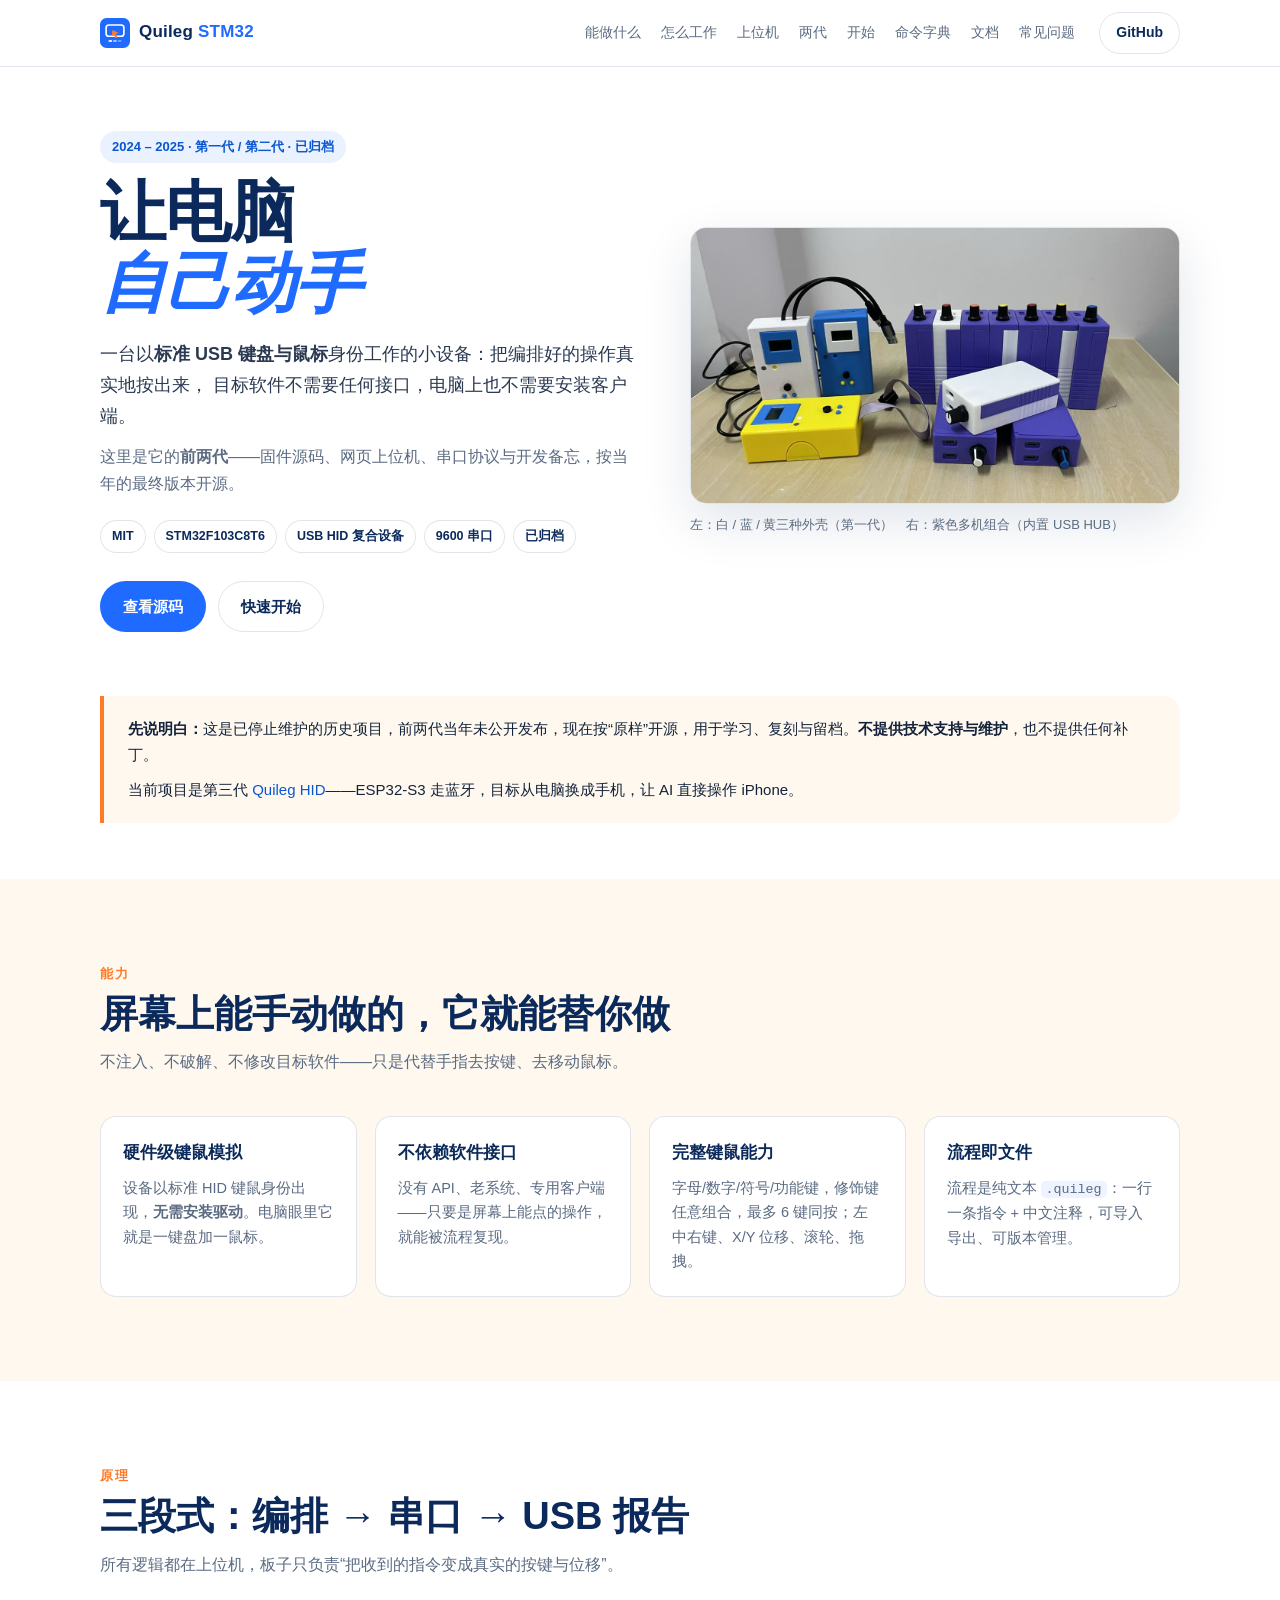
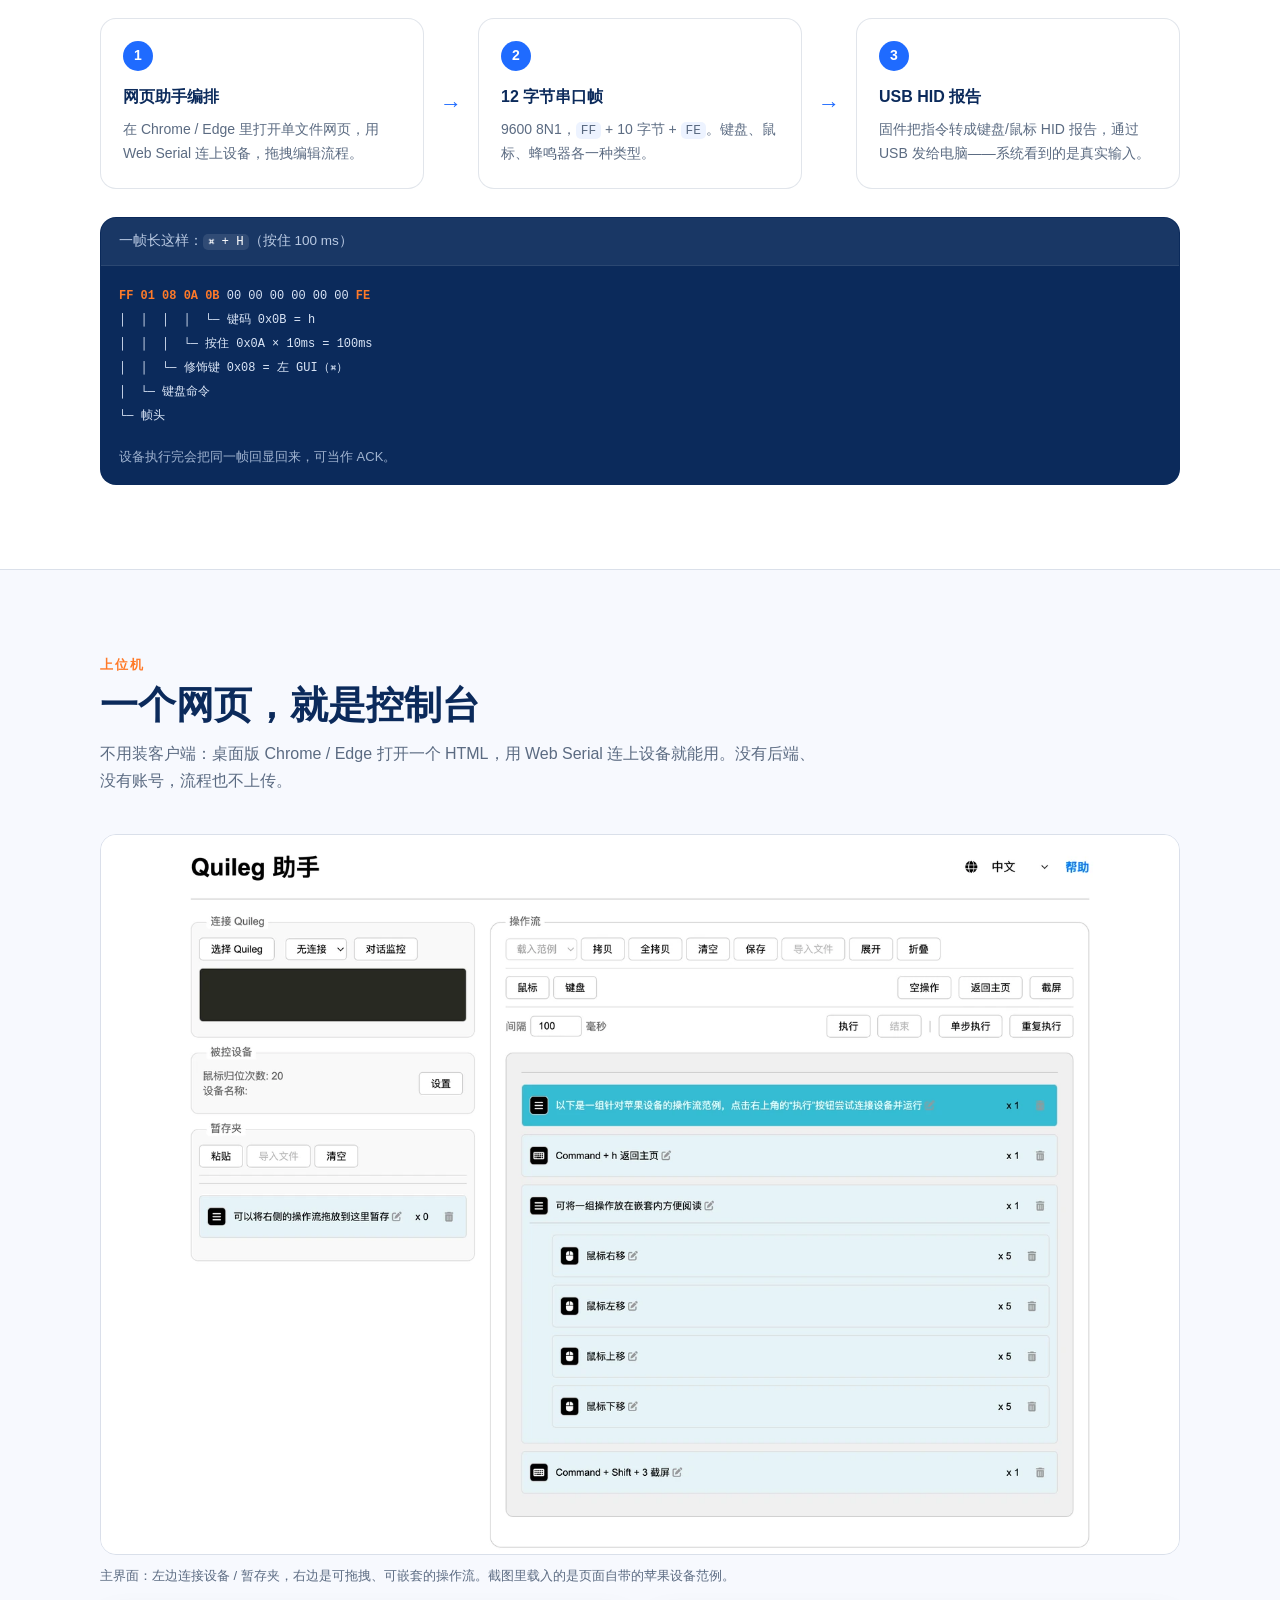
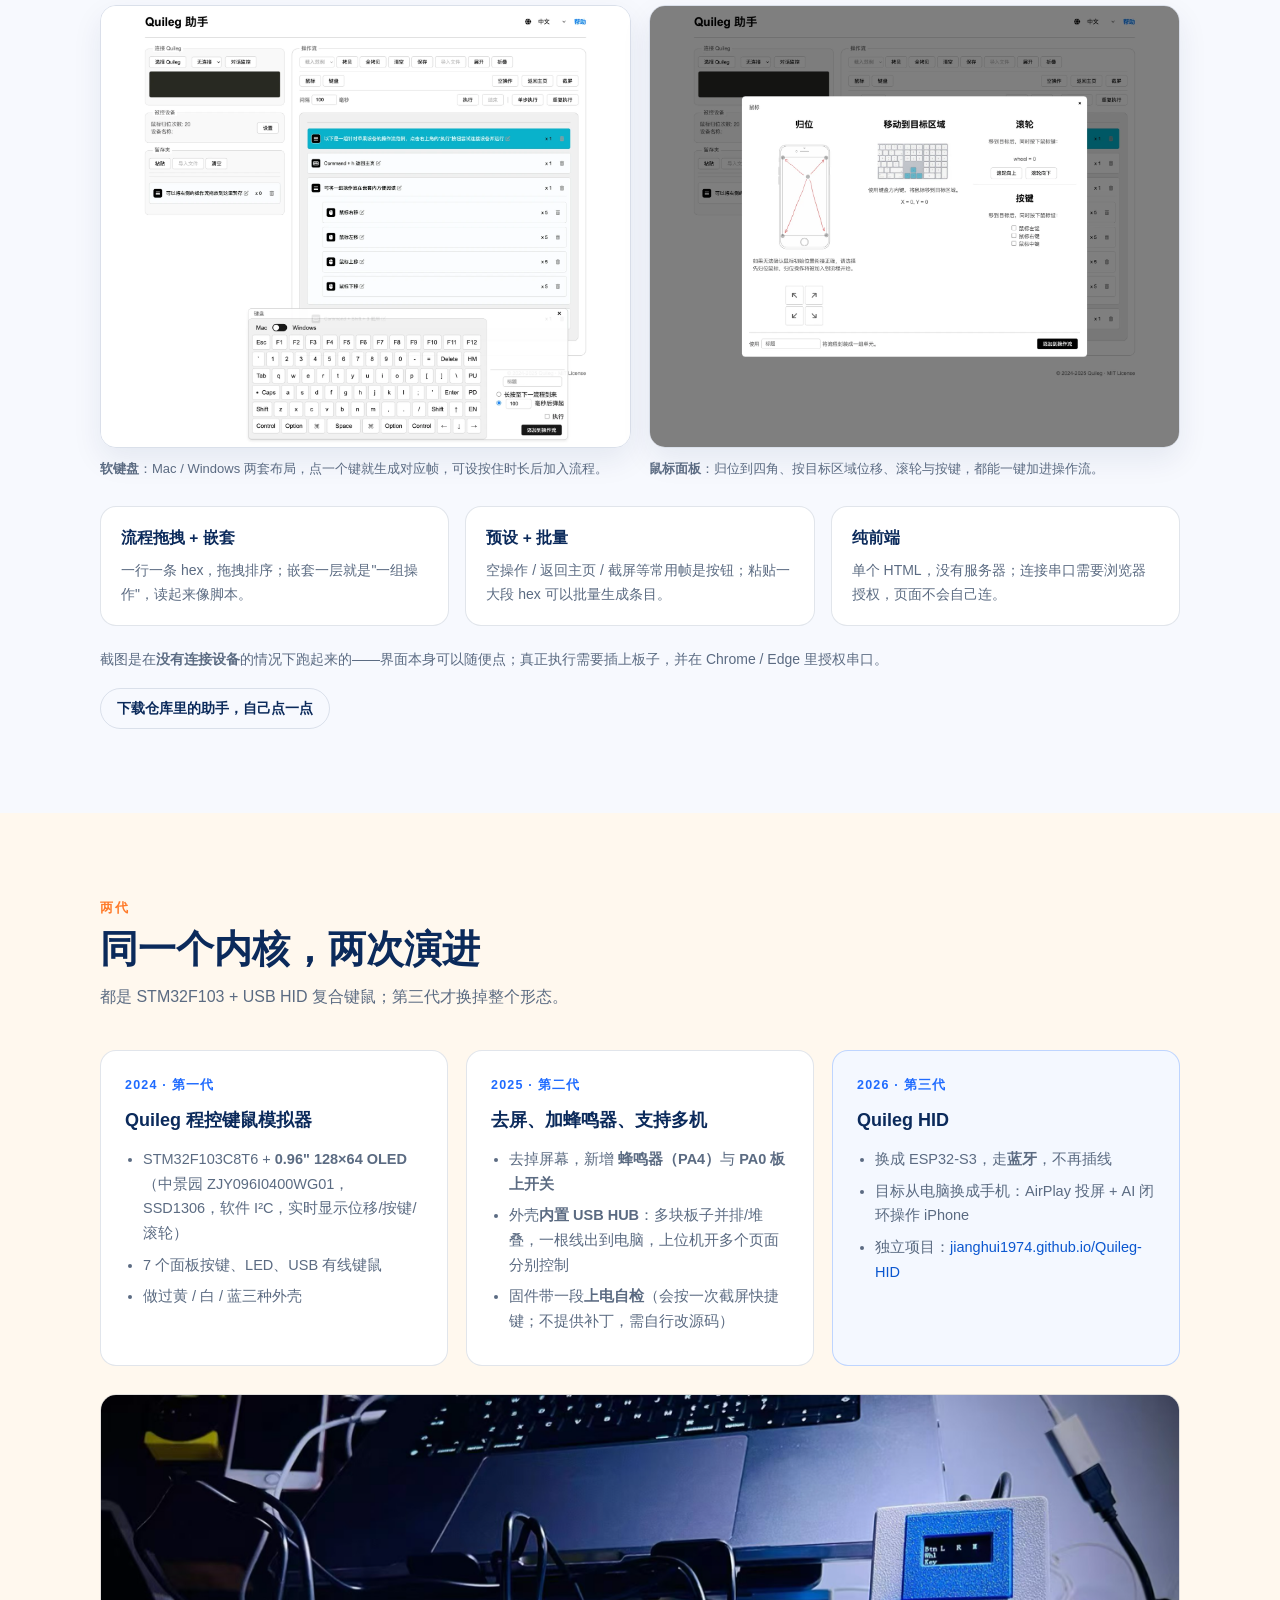
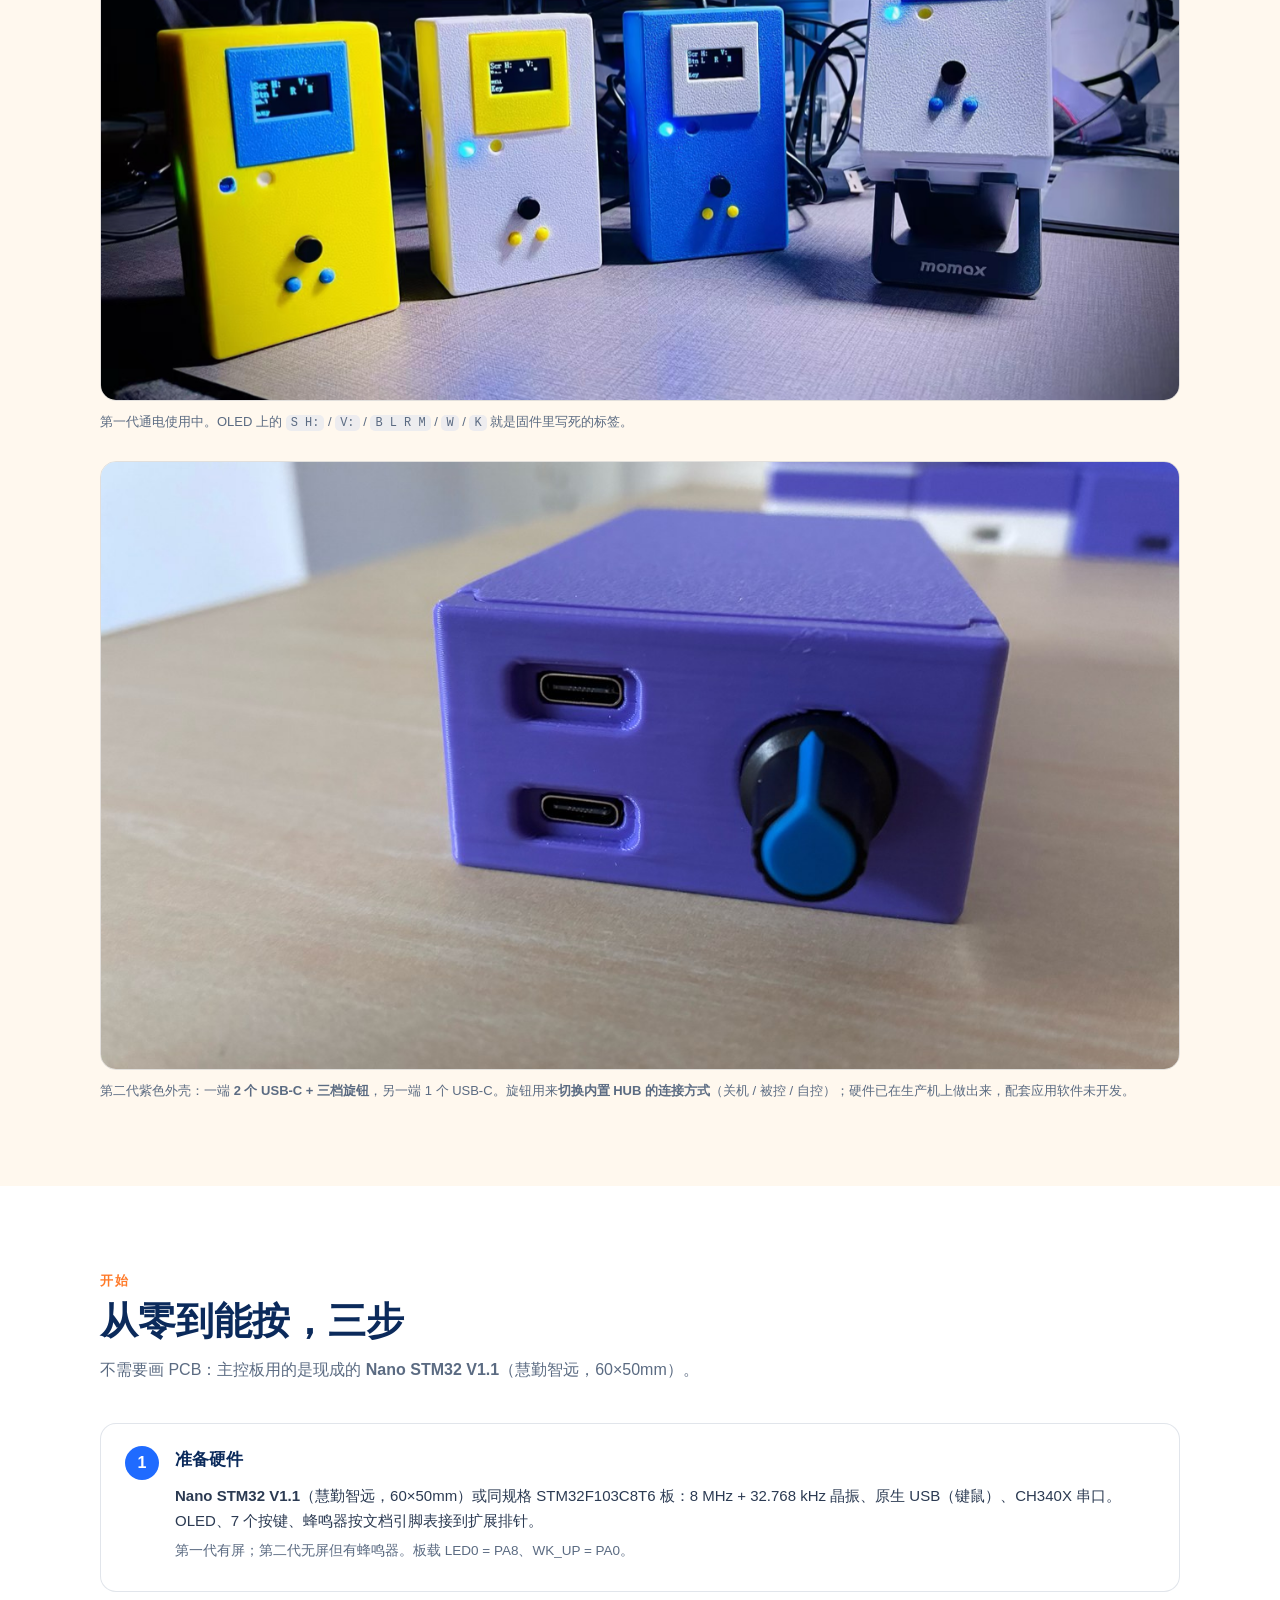
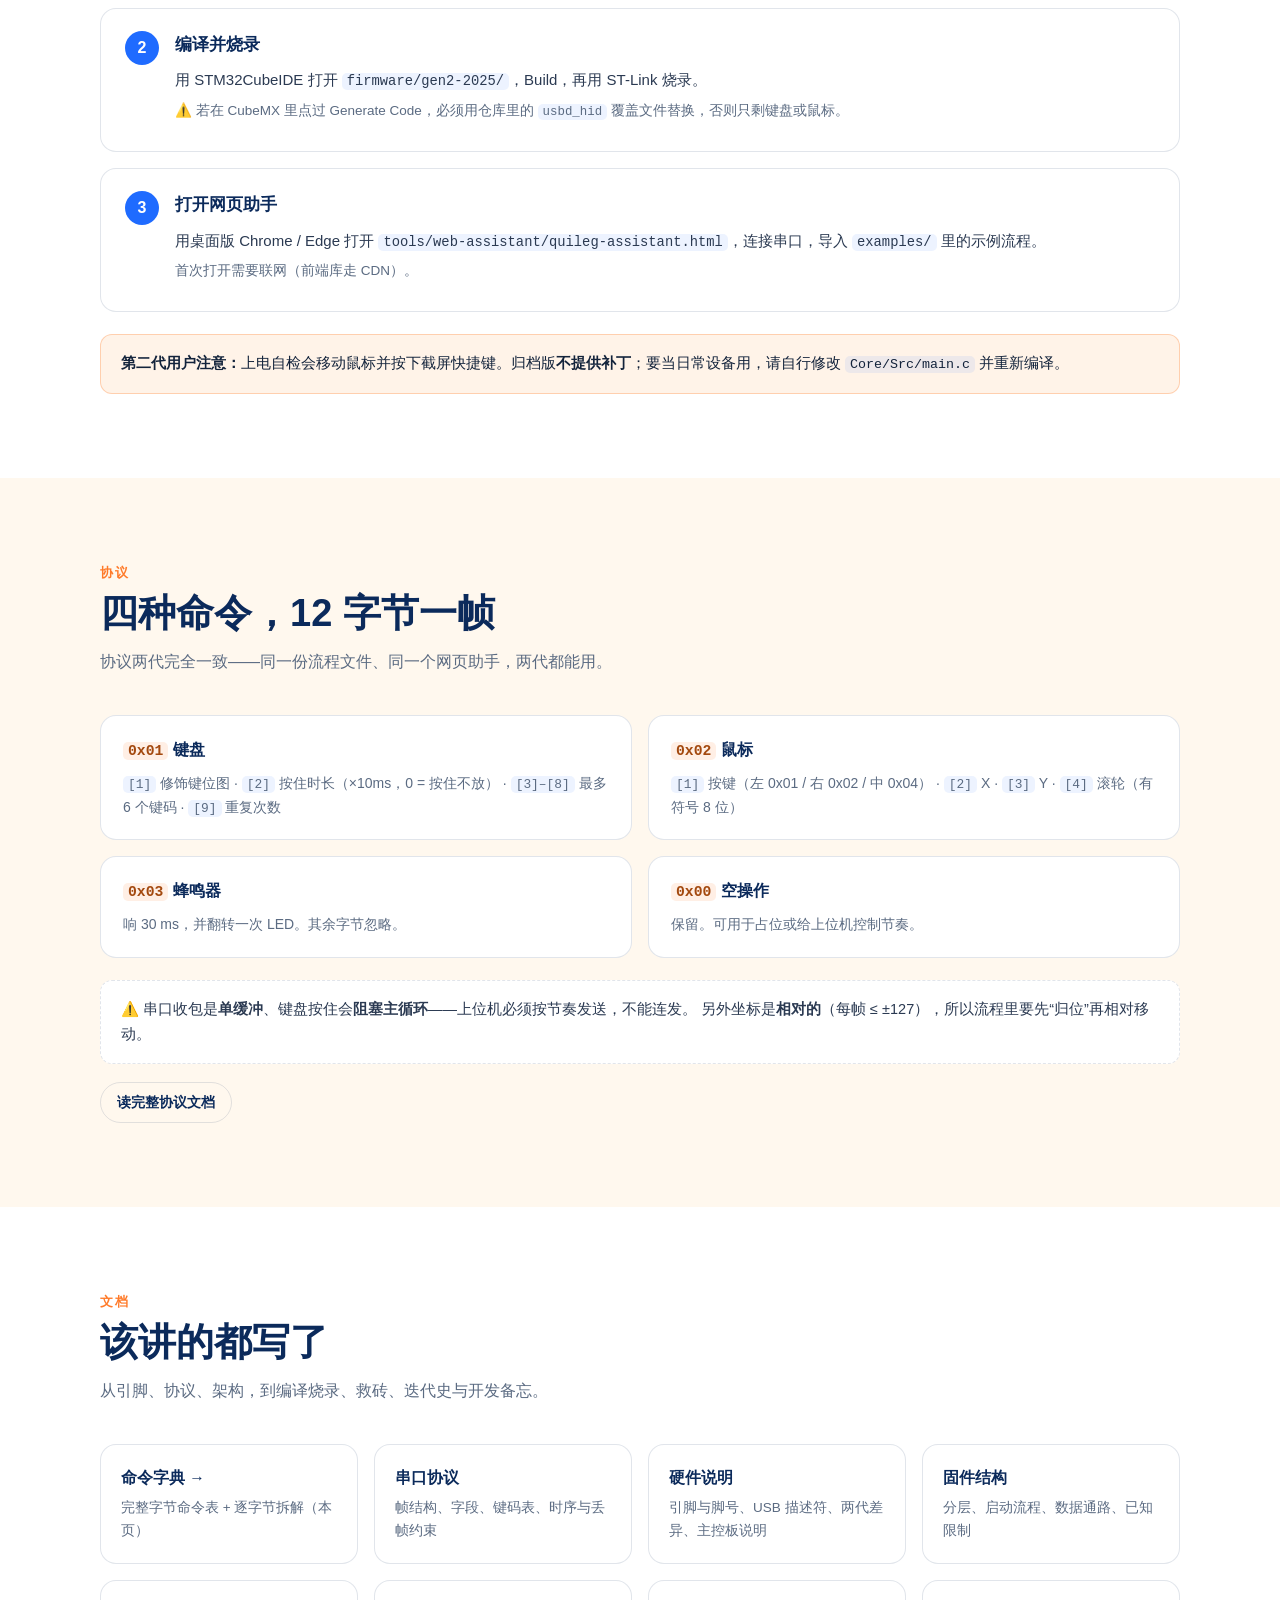
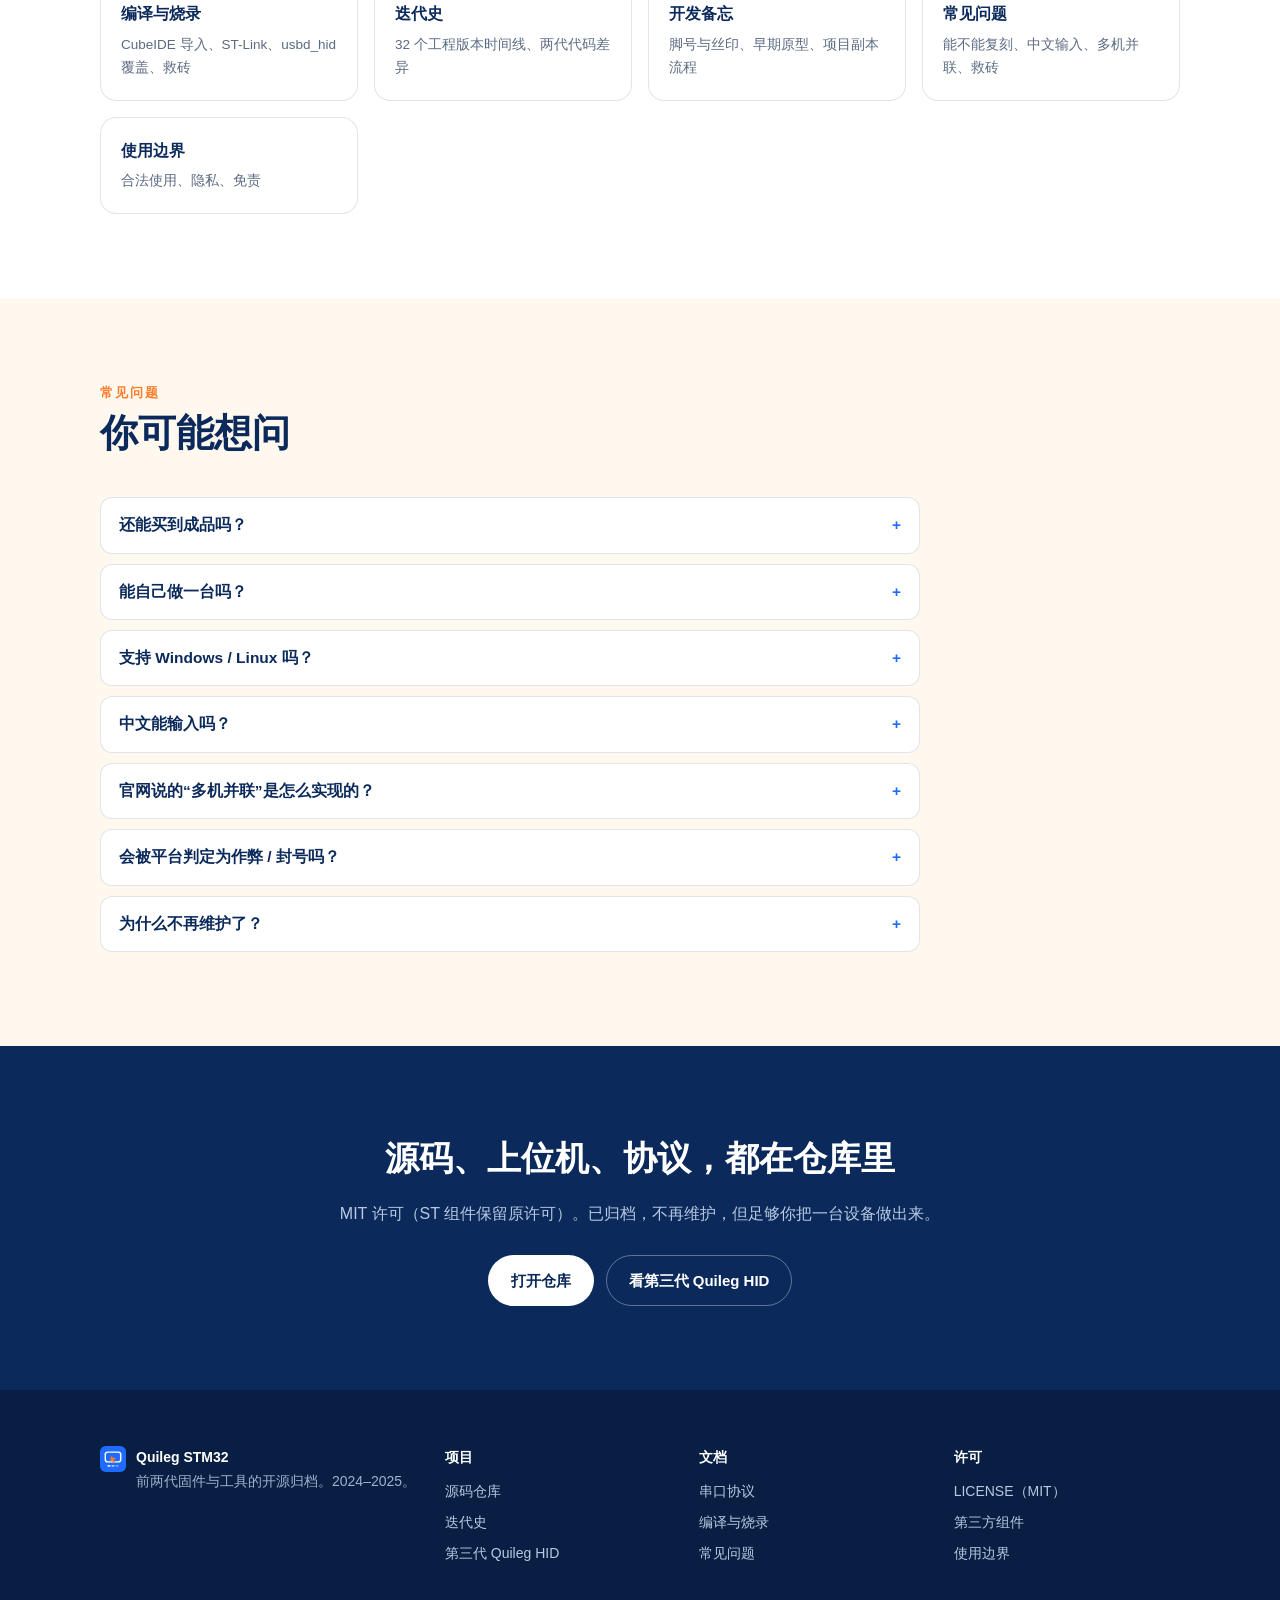
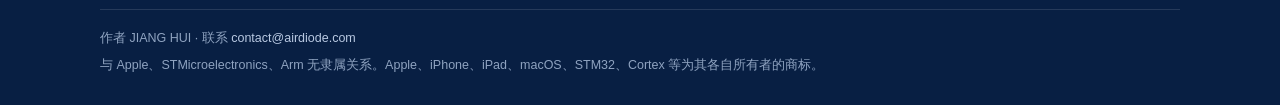
<file: site/index.html>
<!doctype html>
<html lang="zh-CN">
<head>
<meta charset="utf-8">
<meta name="viewport" content="width=device-width, initial-scale=1">
<title>Quileg STM32（第一代 / 第二代）· 开源归档</title>
<meta name="description" content="Quileg 前两代固件的完整源码、网页上位机与串口协议文档。一台以标准 USB 键盘鼠标身份工作的小设备，2024–2025 年的最终版本，已开源归档。">
<meta name="theme-color" content="#0b2a5b">
<link rel="icon" href="assets/logo.svg" type="image/svg+xml">
<link rel="stylesheet" href="styles.css">
</head>
<body>

<header class="site-header">
  <a class="brand" href="./" aria-label="Quileg STM32 首页">
    <img src="assets/logo.svg" alt="" width="30" height="30">
    <span>Quileg <b>STM32</b></span>
  </a>
  <nav class="site-nav" aria-label="主导航">
    <a href="#features">能做什么</a>
    <a href="#how">怎么工作</a>
    <a href="#assistant">上位机</a>
    <a href="#lineage">两代</a>
    <a href="#start">开始</a>
    <a href="commands.html">命令字典</a>
    <a href="#docs">文档</a>
    <a href="#faq">常见问题</a>
  </nav>
  <a class="btn btn-ghost btn-sm" data-repo href="https://github.com/jianghui1974/Quileg-STM32">GitHub</a>
</header>

<main>

<section class="hero">
  <div class="hero-copy">
    <p class="eyebrow">2024 – 2025 · 第一代 / 第二代 · 已归档</p>
    <h1>让电脑<br><em>自己动手</em></h1>
    <p class="lead">
      一台以<strong>标准 USB 键盘与鼠标</strong>身份工作的小设备：把编排好的操作真实地按出来，
      目标软件不需要任何接口，电脑上也不需要安装客户端。
    </p>
    <p class="lead lead-sub">
      这里是它的<strong>前两代</strong>——固件源码、网页上位机、串口协议与开发备忘，按当年的最终版本开源。
    </p>
    <div class="badges">
      <span>MIT</span><span>STM32F103C8T6</span><span>USB HID 复合设备</span><span>9600 串口</span><span>已归档</span>
    </div>
    <div class="cta-row">
      <a class="btn" data-repo href="https://github.com/jianghui1974/Quileg-STM32">查看源码</a>
      <a class="btn btn-ghost" href="#start">快速开始</a>
    </div>
  </div>
  <figure class="hero-shot">
    <img src="assets/product-cases.png" alt="Quileg 设备多种外壳版本合影：白色、蓝色、黄色外壳，以及紫色多机组合">
    <figcaption>左：白 / 蓝 / 黄三种外壳（第一代）　右：紫色多机组合（内置 USB HUB）</figcaption>
  </figure>
</section>

<section class="notice">
  <div class="notice-inner">
    <p><strong>先说明白：</strong>这是已停止维护的历史项目，前两代当年未公开发布，现在按“原样”开源，用于学习、复刻与留档。<strong>不提供技术支持与维护</strong>，也不提供任何补丁。</p>
    <p>当前项目是第三代 <a href="https://jianghui1974.github.io/Quileg-HID/">Quileg HID</a>——ESP32-S3 走蓝牙，目标从电脑换成手机，让 AI 直接操作 iPhone。</p>
  </div>
</section>

<section id="features" class="alt">
  <div class="section-head">
    <p class="kicker">能力</p>
    <h2>屏幕上能手动做的，它就能替你做</h2>
    <p class="sub">不注入、不破解、不修改目标软件——只是代替手指去按键、去移动鼠标。</p>
  </div>
  <div class="cards">
    <article class="card">
      <h3>硬件级键鼠模拟</h3>
      <p>设备以标准 HID 键鼠身份出现，<strong>无需安装驱动</strong>。电脑眼里它就是一键盘加一鼠标。</p>
    </article>
    <article class="card">
      <h3>不依赖软件接口</h3>
      <p>没有 API、老系统、专用客户端——只要是屏幕上能点的操作，就能被流程复现。</p>
    </article>
    <article class="card">
      <h3>完整键鼠能力</h3>
      <p>字母/数字/符号/功能键，修饰键任意组合，最多 6 键同按；左中右键、X/Y 位移、滚轮、拖拽。</p>
    </article>
    <article class="card">
      <h3>流程即文件</h3>
      <p>流程是纯文本 <code>.quileg</code>：一行一条指令 + 中文注释，可导入导出、可版本管理。</p>
    </article>
  </div>
</section>

<section id="how">
  <div class="section-head">
    <p class="kicker">原理</p>
    <h2>三段式：编排 → 串口 → USB 报告</h2>
    <p class="sub">所有逻辑都在上位机，板子只负责“把收到的指令变成真实的按键与位移”。</p>
  </div>

  <div class="flow">
    <div class="flow-step">
      <span class="num">1</span>
      <h3>网页助手编排</h3>
      <p>在 Chrome / Edge 里打开单文件网页，用 Web Serial 连上设备，拖拽编辑流程。</p>
    </div>
    <div class="flow-arrow" aria-hidden="true">→</div>
    <div class="flow-step">
      <span class="num">2</span>
      <h3>12 字节串口帧</h3>
      <p>9600 8N1，<code>FF</code> + 10 字节 + <code>FE</code>。键盘、鼠标、蜂鸣器各一种类型。</p>
    </div>
    <div class="flow-arrow" aria-hidden="true">→</div>
    <div class="flow-step">
      <span class="num">3</span>
      <h3>USB HID 报告</h3>
      <p>固件把指令转成键盘/鼠标 HID 报告，通过 USB 发给电脑——系统看到的是真实输入。</p>
    </div>
  </div>

  <div class="frame-demo">
    <div class="frame-head">一帧长这样：<code>⌘ + H</code>（按住 100 ms）</div>
    <pre><code><span class="tok">FF</span> <span class="tok">01</span> <span class="tok">08</span> <span class="tok">0A</span> <span class="tok">0B</span> 00 00 00 00 00 00 <span class="tok">FE</span>
│  │  │  │  └─ 键码 0x0B = h
│  │  │  └─ 按住 0x0A × 10ms = 100ms
│  │  └─ 修饰键 0x08 = 左 GUI（⌘）
│  └─ 键盘命令
└─ 帧头</code></pre>
    <p class="frame-note">设备执行完会把同一帧回显回来，可当作 ACK。</p>
  </div>
</section>

<section id="assistant">
  <div class="section-head">
    <p class="kicker">上位机</p>
    <h2>一个网页，就是控制台</h2>
    <p class="sub">不用装客户端：桌面版 Chrome / Edge 打开一个 HTML，用 Web Serial 连上设备就能用。没有后端、没有账号，流程也不上传。</p>
  </div>

  <figure class="wide-shot">
    <img src="assets/assistant-main.webp" alt="Quileg 助手主界面：左侧连接与暂存夹，右侧是可拖拽的操作流" loading="lazy">
    <figcaption>主界面：左边连接设备 / 暂存夹，右边是可拖拽、可嵌套的操作流。截图里载入的是页面自带的苹果设备范例。</figcaption>
  </figure>

  <div class="shot-grid">
    <figure>
      <a href="assets/assistant-keyboard.webp" target="_blank" rel="noopener"><img src="assets/assistant-keyboard.webp" alt="软键盘面板：Mac / Windows 布局，点键直接生成十六进制指令" loading="lazy"></a>
      <figcaption><strong>软键盘</strong>：Mac / Windows 两套布局，点一个键就生成对应帧，可设按住时长后加入流程。</figcaption>
    </figure>
    <figure>
      <a href="assets/assistant-mouse.webp" target="_blank" rel="noopener"><img src="assets/assistant-mouse.webp" alt="鼠标面板：归位、移动到目标区域、滚轮与按键" loading="lazy"></a>
      <figcaption><strong>鼠标面板</strong>：归位到四角、按目标区域位移、滚轮与按键，都能一键加进操作流。</figcaption>
    </figure>
  </div>

  <div class="assistant-facts">
    <div><h3>流程拖拽 + 嵌套</h3><p>一行一条 hex，拖拽排序；嵌套一层就是"一组操作"，读起来像脚本。</p></div>
    <div><h3>预设 + 批量</h3><p>空操作 / 返回主页 / 截屏等常用帧是按钮；粘贴一大段 hex 可以批量生成条目。</p></div>
    <div><h3>纯前端</h3><p>单个 HTML，没有服务器；连接串口需要浏览器授权，页面不会自己连。</p></div>
  </div>

  <p class="assistant-note">截图是在<strong>没有连接设备</strong>的情况下跑起来的——界面本身可以随便点；真正执行需要插上板子，并在 Chrome / Edge 里授权串口。</p>
  <p class="assistant-link"><a class="btn btn-ghost btn-sm" href="https://github.com/jianghui1974/Quileg-STM32/blob/main/tools/web-assistant/quileg-assistant.html">下载仓库里的助手，自己点一点</a></p>
</section>

<section id="lineage" class="alt">
  <div class="section-head">
    <p class="kicker">两代</p>
    <h2>同一个内核，两次演进</h2>
    <p class="sub">都是 STM32F103 + USB HID 复合键鼠；第三代才换掉整个形态。</p>
  </div>

  <div class="gen-list">
    <article class="gen">
      <div class="gen-year">2024 · 第一代</div>
      <h3>Quileg 程控键鼠模拟器</h3>
      <ul>
        <li>STM32F103C8T6 + <strong>0.96" 128×64 OLED</strong>（中景园 ZJY096I0400WG01，SSD1306，软件 I²C，实时显示位移/按键/滚轮）</li>
        <li>7 个面板按键、LED、USB 有线键鼠</li>
        <li>做过黄 / 白 / 蓝三种外壳</li>
      </ul>
    </article>
    <article class="gen">
      <div class="gen-year">2025 · 第二代</div>
      <h3>去屏、加蜂鸣器、支持多机</h3>
      <ul>
        <li>去掉屏幕，新增 <strong>蜂鸣器（PA4）</strong>与 <strong>PA0 板上开关</strong></li>
        <li>外壳<strong>内置 USB HUB</strong>：多块板子并排/堆叠，一根线出到电脑，上位机开多个页面分别控制</li>
        <li>固件带一段<strong>上电自检</strong>（会按一次截屏快捷键；不提供补丁，需自行改源码）</li>
      </ul>
    </article>
    <article class="gen gen-next">
      <div class="gen-year">2026 · 第三代</div>
      <h3>Quileg HID</h3>
      <ul>
        <li>换成 ESP32-S3，走<strong>蓝牙</strong>，不再插线</li>
        <li>目标从电脑换成手机：AirPlay 投屏 + AI 闭环操作 iPhone</li>
        <li>独立项目：<a href="https://jianghui1974.github.io/Quileg-HID/">jianghui1974.github.io/Quileg-HID</a></li>
      </ul>
    </article>
  </div>

  <figure class="wide-shot">
    <img src="assets/product-oled-in-use.png" alt="四台第一代 Quileg 设备通电使用，OLED 显示运行状态">
    <figcaption>第一代通电使用中。OLED 上的 <code>S H:</code> / <code>V:</code> / <code>B L R M</code> / <code>W</code> / <code>K</code> 就是固件里写死的标签。</figcaption>
  </figure>

  <figure class="wide-shot">
    <img src="assets/gen2-case-ports.jpg" alt="第二代紫色外壳的一端：两个 USB-C 接口与一个三档旋钮">
    <figcaption>第二代紫色外壳：一端 <strong>2 个 USB-C + 三档旋钮</strong>，另一端 1 个 USB-C。旋钮用来<strong>切换内置 HUB 的连接方式</strong>（关机 / 被控 / 自控）；硬件已在生产机上做出来，配套应用软件未开发。</figcaption>
  </figure>
</section>

<section id="start">
  <div class="section-head">
    <p class="kicker">开始</p>
    <h2>从零到能按，三步</h2>
    <p class="sub">不需要画 PCB：主控板用的是现成的 <strong>Nano STM32 V1.1</strong>（慧勤智远，60×50mm）。</p>
  </div>

  <ol class="start-steps">
    <li>
      <h3>准备硬件</h3>
      <p><strong>Nano STM32 V1.1</strong>（慧勤智远，60×50mm）或同规格 STM32F103C8T6 板：8 MHz + 32.768 kHz 晶振、原生 USB（键鼠）、CH340X 串口。OLED、7 个按键、蜂鸣器按文档引脚表接到扩展排针。</p>
      <p class="hint">第一代有屏；第二代无屏但有蜂鸣器。板载 LED0 = PA8、WK_UP = PA0。</p>
    </li>
    <li>
      <h3>编译并烧录</h3>
      <p>用 STM32CubeIDE 打开 <code>firmware/gen2-2025/</code>，Build，再用 ST-Link 烧录。</p>
      <p class="hint">⚠️ 若在 CubeMX 里点过 Generate Code，必须用仓库里的 <code>usbd_hid</code> 覆盖文件替换，否则只剩键盘或鼠标。</p>
    </li>
    <li>
      <h3>打开网页助手</h3>
      <p>用桌面版 Chrome / Edge 打开 <code>tools/web-assistant/quileg-assistant.html</code>，连接串口，导入 <code>examples/</code> 里的示例流程。</p>
      <p class="hint">首次打开需要联网（前端库走 CDN）。</p>
    </li>
  </ol>

  <div class="callout">
    <strong>第二代用户注意：</strong>上电自检会移动鼠标并按下截屏快捷键。归档版<strong>不提供补丁</strong>；要当日常设备用，请自行修改 <code>Core/Src/main.c</code> 并重新编译。
  </div>
</section>

<section id="protocol" class="alt">
  <div class="section-head">
    <p class="kicker">协议</p>
    <h2>四种命令，12 字节一帧</h2>
    <p class="sub">协议两代完全一致——同一份流程文件、同一个网页助手，两代都能用。</p>
  </div>

  <div class="proto-grid">
    <div class="proto-card">
      <h3><code>0x01</code> 键盘</h3>
      <p><code>[1]</code> 修饰键位图 · <code>[2]</code> 按住时长（×10ms，0 = 按住不放） · <code>[3]–[8]</code> 最多 6 个键码 · <code>[9]</code> 重复次数</p>
    </div>
    <div class="proto-card">
      <h3><code>0x02</code> 鼠标</h3>
      <p><code>[1]</code> 按键（左 0x01 / 右 0x02 / 中 0x04） · <code>[2]</code> X · <code>[3]</code> Y · <code>[4]</code> 滚轮（有符号 8 位）</p>
    </div>
    <div class="proto-card">
      <h3><code>0x03</code> 蜂鸣器</h3>
      <p>响 30 ms，并翻转一次 LED。其余字节忽略。</p>
    </div>
    <div class="proto-card">
      <h3><code>0x00</code> 空操作</h3>
      <p>保留。可用于占位或给上位机控制节奏。</p>
    </div>
  </div>

  <p class="proto-note">
    ⚠️ 串口收包是<strong>单缓冲</strong>、键盘按住会<strong>阻塞主循环</strong>——上位机必须按节奏发送，不能连发。
    另外坐标是<strong>相对的</strong>（每帧 ≤ ±127），所以流程里要先“归位”再相对移动。
  </p>

  <p class="proto-link"><a class="btn btn-ghost btn-sm" data-doc="protocol.md" href="https://github.com/jianghui1974/Quileg-STM32/blob/main/docs/protocol.md">读完整协议文档</a></p>
</section>

<section id="docs">
  <div class="section-head">
    <p class="kicker">文档</p>
    <h2>该讲的都写了</h2>
    <p class="sub">从引脚、协议、架构，到编译烧录、救砖、迭代史与开发备忘。</p>
  </div>

  <div class="doc-grid">
    <a class="doc-card" href="commands.html">
      <h3>命令字典 <span aria-hidden="true">→</span></h3><p>完整字节命令表 + 逐字节拆解（本页）</p>
    </a>
    <a class="doc-card" data-doc="protocol.md" href="https://github.com/jianghui1974/Quileg-STM32/blob/main/docs/protocol.md">
      <h3>串口协议</h3><p>帧结构、字段、键码表、时序与丢帧约束</p>
    </a>
    <a class="doc-card" data-doc="hardware.md" href="https://github.com/jianghui1974/Quileg-STM32/blob/main/docs/hardware.md">
      <h3>硬件说明</h3><p>引脚与脚号、USB 描述符、两代差异、主控板说明</p>
    </a>
    <a class="doc-card" data-doc="architecture.md" href="https://github.com/jianghui1974/Quileg-STM32/blob/main/docs/architecture.md">
      <h3>固件结构</h3><p>分层、启动流程、数据通路、已知限制</p>
    </a>
    <a class="doc-card" data-doc="build-and-flash.md" href="https://github.com/jianghui1974/Quileg-STM32/blob/main/docs/build-and-flash.md">
      <h3>编译与烧录</h3><p>CubeIDE 导入、ST-Link、usbd_hid 覆盖、救砖</p>
    </a>
    <a class="doc-card" data-doc="history.md" href="https://github.com/jianghui1974/Quileg-STM32/blob/main/docs/history.md">
      <h3>迭代史</h3><p>32 个工程版本时间线、两代代码差异</p>
    </a>
    <a class="doc-card" data-doc="development-notes.md" href="https://github.com/jianghui1974/Quileg-STM32/blob/main/docs/development-notes.md">
      <h3>开发备忘</h3><p>脚号与丝印、早期原型、项目副本流程</p>
    </a>
    <a class="doc-card" data-doc="faq.md" href="https://github.com/jianghui1974/Quileg-STM32/blob/main/docs/faq.md">
      <h3>常见问题</h3><p>能不能复刻、中文输入、多机并联、救砖</p>
    </a>
    <a class="doc-card" data-doc="legal-and-safety.md" href="https://github.com/jianghui1974/Quileg-STM32/blob/main/docs/legal-and-safety.md">
      <h3>使用边界</h3><p>合法使用、隐私、免责</p>
    </a>
  </div>
</section>

<section id="faq" class="alt">
  <div class="section-head">
    <p class="kicker">常见问题</p>
    <h2>你可能想问</h2>
  </div>
  <div class="faq">
    <details>
      <summary>还能买到成品吗？</summary>
      <p>不能。前两代从未公开发布，也没有量产销售。这是当年源码的归档。</p>
    </details>
    <details>
      <summary>能自己做一台吗？</summary>
      <p>能。买一块 STM32F103C8T6 最小系统板，按引脚表接 OLED / 按键 / 蜂鸣器 / LED 即可，不需要画 PCB。仓库不提供原理图、PCB、BOM 与外壳文件。</p>
    </details>
    <details>
      <summary>支持 Windows / Linux 吗？</summary>
      <p>设备是标准 USB HID 键鼠，理论上三大系统都认。当年主要在 macOS 上使用，Windows / Linux 未做系统验证。</p>
    </details>
    <details>
      <summary>中文能输入吗？</summary>
      <p>不能直接打中文——设备只会发 HID 键码，等于敲 ASCII。当年的做法是用系统输入法选词，或先把中文放进剪贴板再 <code>⌘/Ctrl + V</code> 粘贴。</p>
    </details>
    <details>
      <summary>官网说的“多机并联”是怎么实现的？</summary>
      <p>靠外壳<strong>内置的 USB HUB</strong>：多块板子各自作为独立 HID 设备枚举，一根线出到电脑。固件没有主从协议，网页助手在「连接」时选不同串口、开多个浏览器页面分别控制。</p>
    </details>
    <details>
      <summary>会被平台判定为作弊 / 封号吗？</summary>
      <p>从设备角度它发出的是真实 USB 键鼠事件，与人工输入在系统层面没有区别；但平台仍可能按行为特征做风控。请只在你有权操作的设备与账号上使用，并遵守平台条款。</p>
    </details>
    <details>
      <summary>为什么不再维护了？</summary>
      <p>“稳定地替人点电脑”这件事已经被更好的形态取代：能用接口/网页拿数据就用接口，需要操作真实界面时则用投屏 + AI 闭环（第三代）。</p>
    </details>
  </div>
</section>

<section class="cta-section">
  <h2>源码、上位机、协议，都在仓库里</h2>
  <p>MIT 许可（ST 组件保留原许可）。已归档，不再维护，但足够你把一台设备做出来。</p>
  <div class="cta-row center">
    <a class="btn" data-repo href="https://github.com/jianghui1974/Quileg-STM32">打开仓库</a>
    <a class="btn btn-ghost" href="https://jianghui1974.github.io/Quileg-HID/">看第三代 Quileg HID</a>
  </div>
</section>

</main>

<footer class="site-footer">
  <div class="footer-grid">
    <div class="foot-about">
      <img src="assets/logo.svg" alt="" width="26" height="26">
      <p><strong>Quileg STM32</strong><br>前两代固件与工具的开源归档。2024–2025。</p>
    </div>
    <div>
      <h4>项目</h4>
      <ul>
        <li><a data-repo href="https://github.com/jianghui1974/Quileg-STM32">源码仓库</a></li>
        <li><a data-doc="history.md" href="https://github.com/jianghui1974/Quileg-STM32/blob/main/docs/history.md">迭代史</a></li>
        <li><a href="https://jianghui1974.github.io/Quileg-HID/">第三代 Quileg HID</a></li>
      </ul>
    </div>
    <div>
      <h4>文档</h4>
      <ul>
        <li><a data-doc="protocol.md" href="https://github.com/jianghui1974/Quileg-STM32/blob/main/docs/protocol.md">串口协议</a></li>
        <li><a data-doc="build-and-flash.md" href="https://github.com/jianghui1974/Quileg-STM32/blob/main/docs/build-and-flash.md">编译与烧录</a></li>
        <li><a data-doc="faq.md" href="https://github.com/jianghui1974/Quileg-STM32/blob/main/docs/faq.md">常见问题</a></li>
      </ul>
    </div>
    <div>
      <h4>许可</h4>
      <ul>
        <li><a href="https://github.com/jianghui1974/Quileg-STM32/blob/main/LICENSE">LICENSE（MIT）</a></li>
        <li><a data-doc="licenses/README.md" href="https://github.com/jianghui1974/Quileg-STM32/blob/main/docs/licenses/README.md">第三方组件</a></li>
        <li><a data-doc="legal-and-safety.md" href="https://github.com/jianghui1974/Quileg-STM32/blob/main/docs/legal-and-safety.md">使用边界</a></li>
      </ul>
    </div>
  </div>
  <div class="foot-bottom">
    <p>作者 JIANG HUI · 联系 <a href="mailto:contact@airdiode.com">contact@airdiode.com</a></p>
    <p>与 Apple、STMicroelectronics、Arm 无隶属关系。Apple、iPhone、iPad、macOS、STM32、Cortex 等为其各自所有者的商标。</p>
  </div>
</footer>

</body>
</html>
</file>
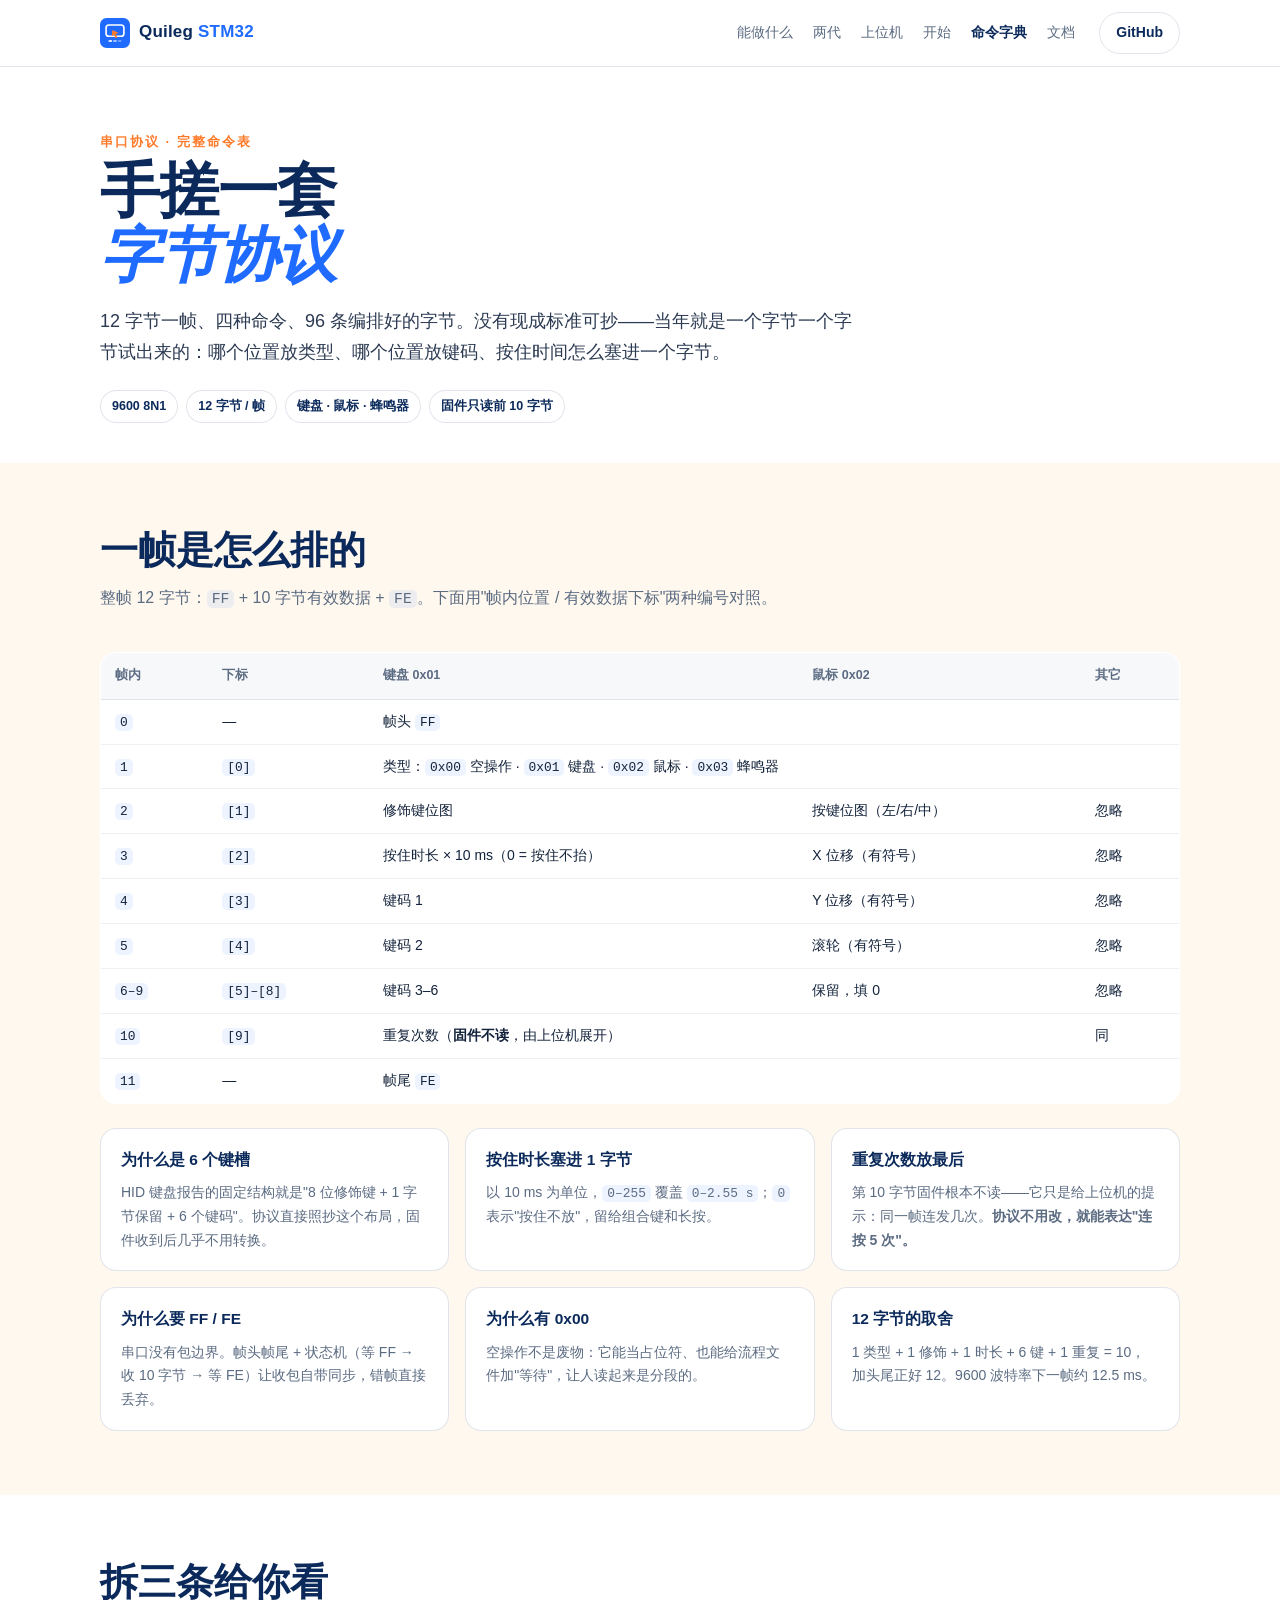
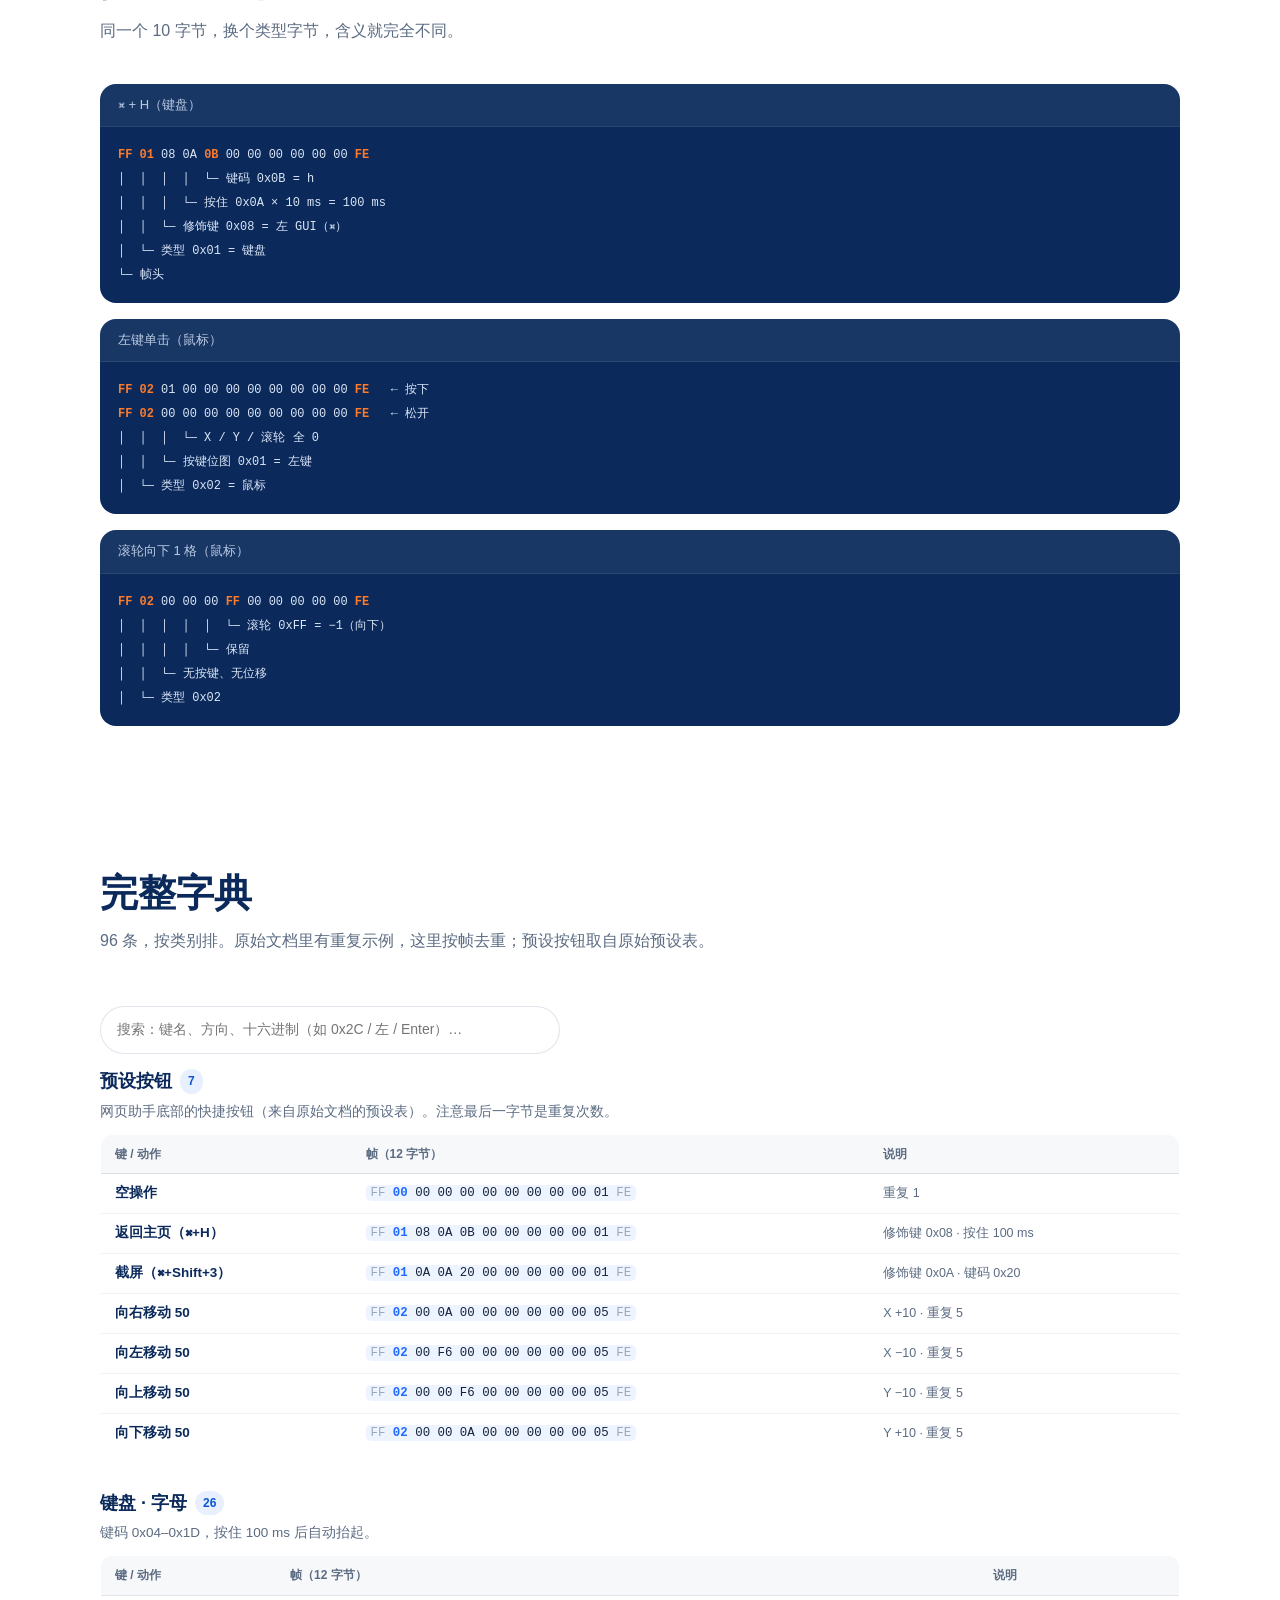
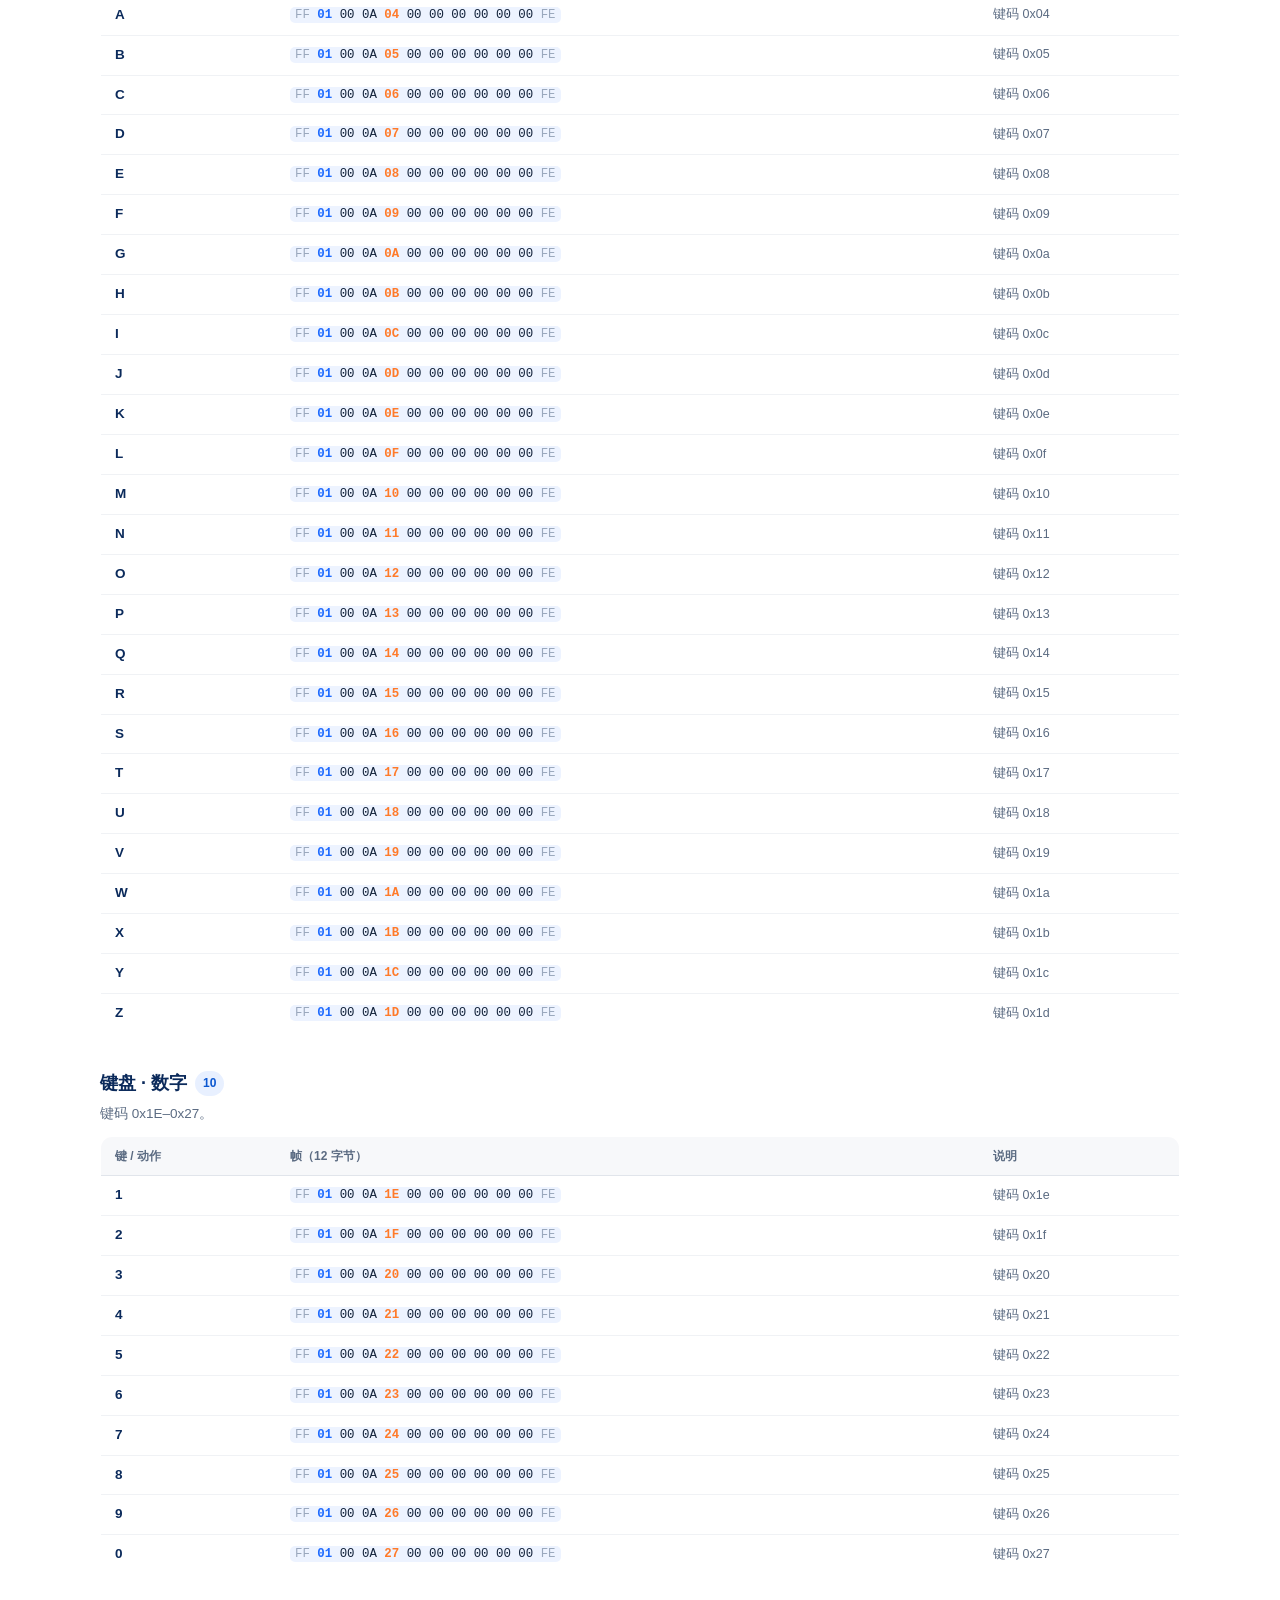
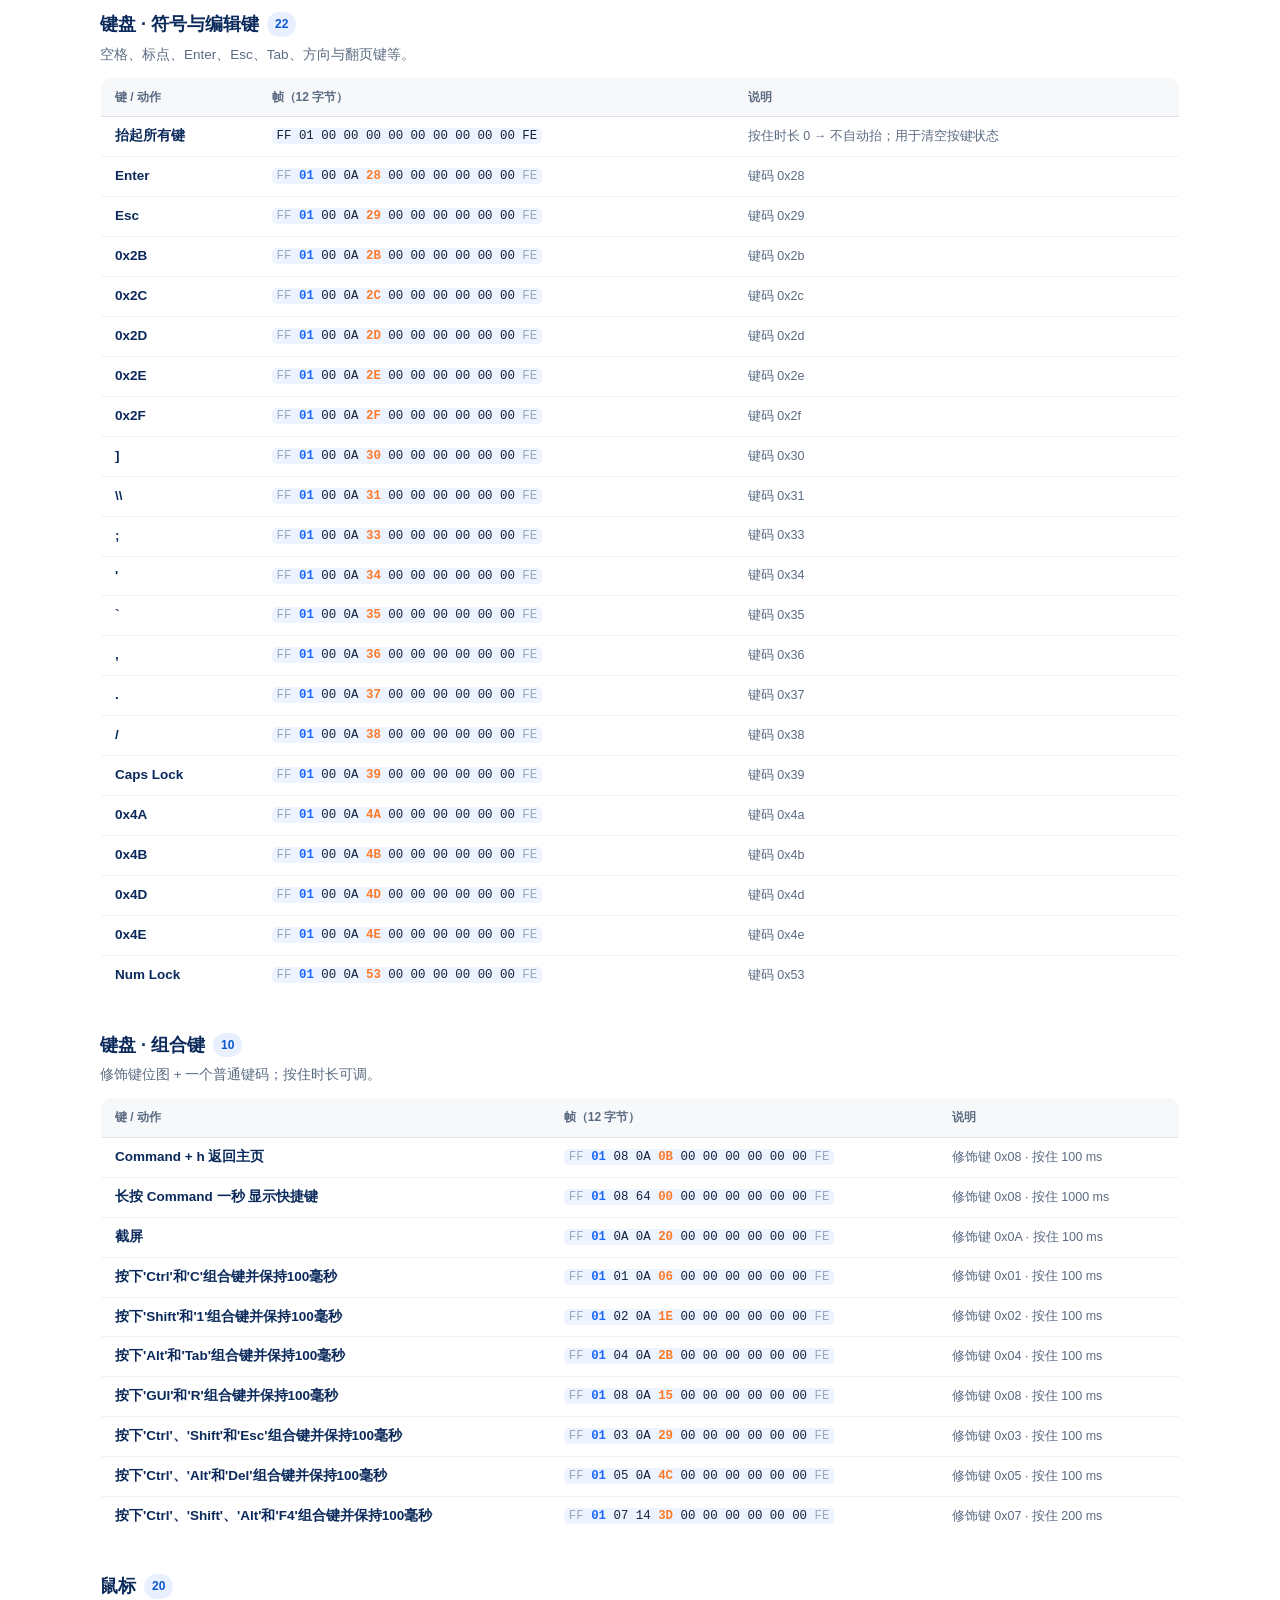
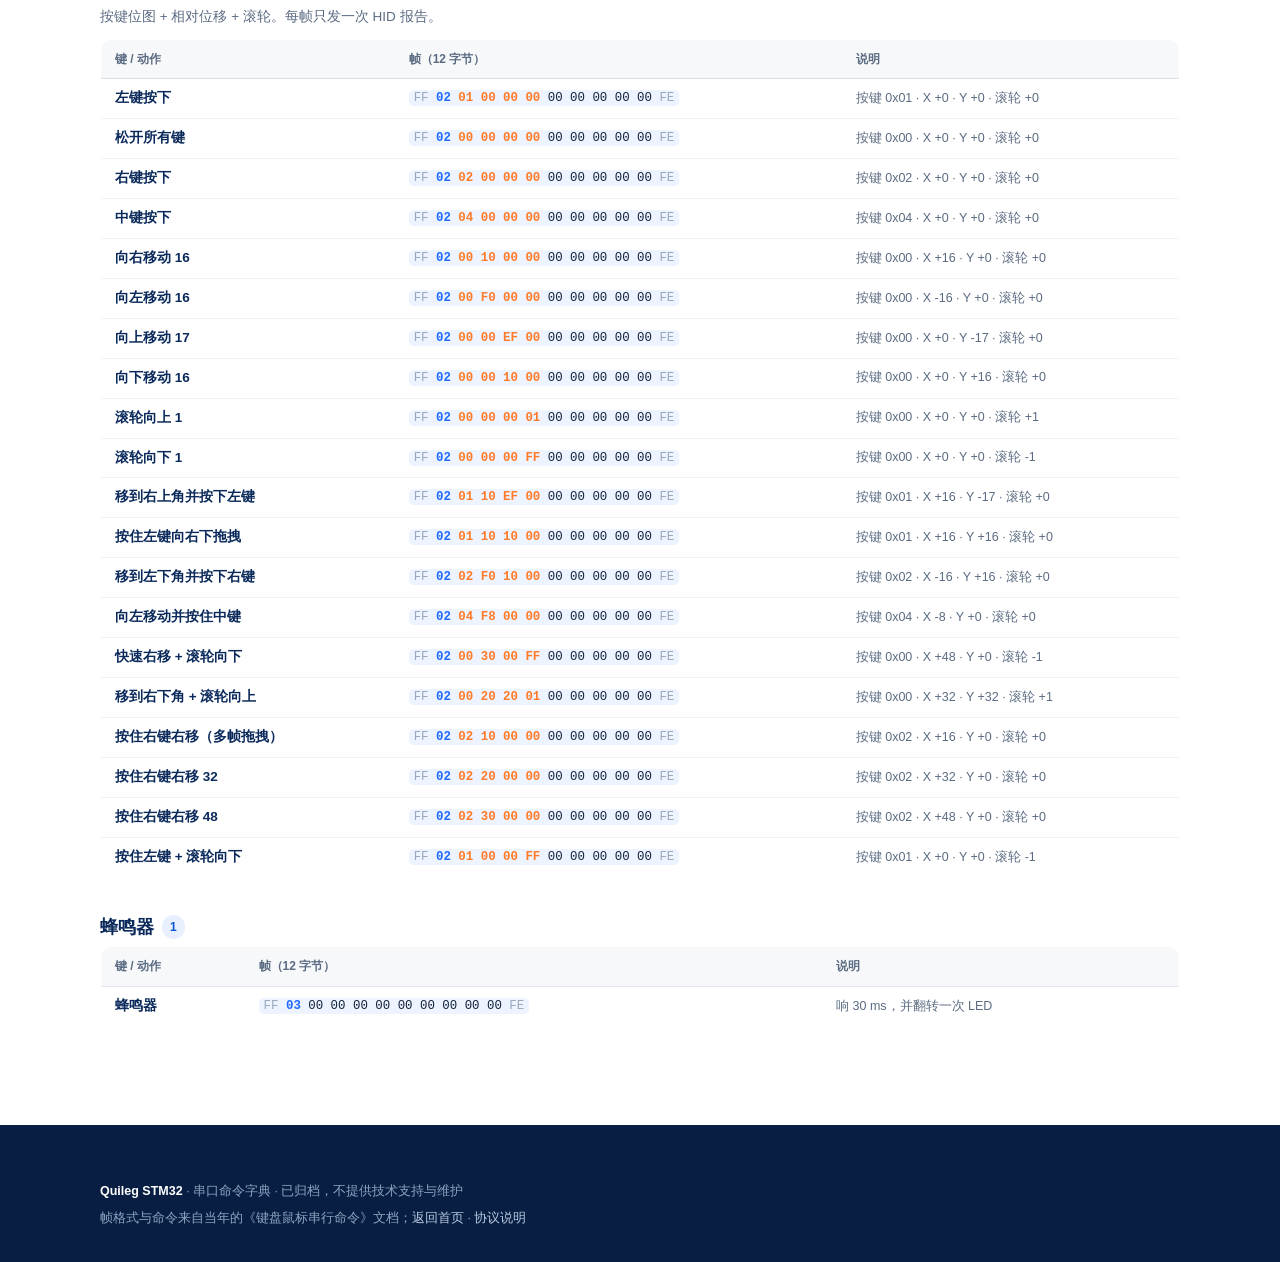
<file: site/commands.html>
<!doctype html>
<html lang="zh-CN">
<head>
<meta charset="utf-8">
<meta name="viewport" content="width=device-width, initial-scale=1">
<title>命令字典 · Quileg STM32</title>
<meta name="description" content="Quileg STM32 的完整串口命令字典：12 字节一帧、四种命令、96 条手工设计的字节。">
<link rel="icon" href="assets/logo.svg" type="image/svg+xml">
<link rel="stylesheet" href="styles.css">
</head>
<body class="page-commands">

<header class="site-header">
  <a class="brand" href="index.html" aria-label="Quileg STM32 首页">
    <img src="assets/logo.svg" alt="" width="30" height="30">
    <span>Quileg <b>STM32</b></span>
  </a>
  <nav class="site-nav" aria-label="主导航">
    <a href="index.html#features">能做什么</a>
    <a href="index.html#lineage">两代</a>
    <a href="index.html#assistant">上位机</a>
    <a href="index.html#start">开始</a>
    <a href="commands.html" class="active">命令字典</a>
    <a href="index.html#docs">文档</a>
  </nav>
  <a class="btn btn-ghost btn-sm" href="https://github.com/jianghui1974/Quileg-STM32">GitHub</a>
</header>

<main>

<section class="cmd-hero">
  <p class="kicker">串口协议 · 完整命令表</p>
  <h1>手搓一套<br><em>字节协议</em></h1>
  <p class="lead">12 字节一帧、四种命令、96 条编排好的字节。没有现成标准可抄——当年就是一个字节一个字节试出来的：哪个位置放类型、哪个位置放键码、按住时间怎么塞进一个字节。</p>
  <div class="badges"><span>9600 8N1</span><span>12 字节 / 帧</span><span>键盘 · 鼠标 · 蜂鸣器</span><span>固件只读前 10 字节</span></div>
</section>

<section class="cmd-anatomy">
  <div class="section-head">
    <h2>一帧是怎么排的</h2>
    <p class="sub">整帧 12 字节：<code>FF</code> + 10 字节有效数据 + <code>FE</code>。下面用"帧内位置 / 有效数据下标"两种编号对照。</p>
  </div>

  <div class="table-scroll"><table class="frame-table">
    <thead><tr><th>帧内</th><th>下标</th><th>键盘 0x01</th><th>鼠标 0x02</th><th>其它</th></tr></thead>
    <tbody>
      <tr><td><code>0</code></td><td>—</td><td colspan="3">帧头 <code>FF</code></td></tr>
      <tr><td><code>1</code></td><td><code>[0]</code></td><td colspan="3">类型：<code>0x00</code> 空操作 · <code>0x01</code> 键盘 · <code>0x02</code> 鼠标 · <code>0x03</code> 蜂鸣器</td></tr>
      <tr><td><code>2</code></td><td><code>[1]</code></td><td>修饰键位图</td><td>按键位图（左/右/中）</td><td>忽略</td></tr>
      <tr><td><code>3</code></td><td><code>[2]</code></td><td>按住时长 × 10 ms（0 = 按住不抬）</td><td>X 位移（有符号）</td><td>忽略</td></tr>
      <tr><td><code>4</code></td><td><code>[3]</code></td><td>键码 1</td><td>Y 位移（有符号）</td><td>忽略</td></tr>
      <tr><td><code>5</code></td><td><code>[4]</code></td><td>键码 2</td><td>滚轮（有符号）</td><td>忽略</td></tr>
      <tr><td><code>6–9</code></td><td><code>[5]–[8]</code></td><td>键码 3–6</td><td>保留，填 0</td><td>忽略</td></tr>
      <tr><td><code>10</code></td><td><code>[9]</code></td><td colspan="2">重复次数（<strong>固件不读</strong>，由上位机展开）</td><td>同</td></tr>
      <tr><td><code>11</code></td><td>—</td><td colspan="3">帧尾 <code>FE</code></td></tr>
    </tbody>
  </table></div>

  <div class="design-grid">
    <div class="design-card"><h3>为什么是 6 个键槽</h3><p>HID 键盘报告的固定结构就是"8 位修饰键 + 1 字节保留 + 6 个键码"。协议直接照抄这个布局，固件收到后几乎不用转换。</p></div>
    <div class="design-card"><h3>按住时长塞进 1 字节</h3><p>以 10 ms 为单位，<code>0–255</code> 覆盖 <code>0–2.55 s</code>；<code>0</code> 表示"按住不放"，留给组合键和长按。</p></div>
    <div class="design-card"><h3>重复次数放最后</h3><p>第 10 字节固件根本不读——它只是给上位机的提示：同一帧连发几次。<strong>协议不用改，就能表达"连按 5 次"。</strong></p></div>
    <div class="design-card"><h3>为什么要 FF / FE</h3><p>串口没有包边界。帧头帧尾 + 状态机（等 FF → 收 10 字节 → 等 FE）让收包自带同步，错帧直接丢弃。</p></div>
    <div class="design-card"><h3>为什么有 0x00</h3><p>空操作不是废物：它能当占位符、也能给流程文件加"等待"，让人读起来是分段的。</p></div>
    <div class="design-card"><h3>12 字节的取舍</h3><p>1 类型 + 1 修饰 + 1 时长 + 6 键 + 1 重复 = 10，加头尾正好 12。9600 波特率下一帧约 12.5 ms。</p></div>
  </div>
</section>

<section class="cmd-decode">
  <div class="section-head">
    <h2>拆三条给你看</h2>
    <p class="sub">同一个 10 字节，换个类型字节，含义就完全不同。</p>
  </div>

  <div class="decode">
    <div class="decode-title">⌘ + H（键盘）</div>
    <pre><code><span class="tok">FF</span> <span class="tok">01</span> 08 0A <span class="tok">0B</span> 00 00 00 00 00 00 <span class="tok">FE</span>
│  │  │  │  └─ 键码 0x0B = h
│  │  │  └─ 按住 0x0A × 10 ms = 100 ms
│  │  └─ 修饰键 0x08 = 左 GUI（⌘）
│  └─ 类型 0x01 = 键盘
└─ 帧头</code></pre>
  </div>

  <div class="decode">
    <div class="decode-title">左键单击（鼠标）</div>
    <pre><code><span class="tok">FF</span> <span class="tok">02</span> 01 00 00 00 00 00 00 00 00 <span class="tok">FE</span>   ← 按下
<span class="tok">FF</span> <span class="tok">02</span> 00 00 00 00 00 00 00 00 00 <span class="tok">FE</span>   ← 松开
│  │  │  └─ X / Y / 滚轮 全 0
│  │  └─ 按键位图 0x01 = 左键
│  └─ 类型 0x02 = 鼠标</code></pre>
  </div>

  <div class="decode">
    <div class="decode-title">滚轮向下 1 格（鼠标）</div>
    <pre><code><span class="tok">FF</span> <span class="tok">02</span> 00 00 00 <span class="tok">FF</span> 00 00 00 00 00 <span class="tok">FE</span>
│  │  │  │  │  └─ 滚轮 0xFF = −1（向下）
│  │  │  │  └─ 保留
│  │  └─ 无按键、无位移
│  └─ 类型 0x02</code></pre>
  </div>
</section>

<section class="cmd-dict">
  <div class="section-head">
    <h2>完整字典</h2>
    <p class="sub">96 条，按类别排。原始文档里有重复示例，这里按帧去重；预设按钮取自原始预设表。</p>
  </div>

  <div class="cmd-filter">
    <input id="q" type="search" placeholder="搜索：键名、方向、十六进制（如 0x2C / 左 / Enter）…" aria-label="搜索命令">
    <span id="count" class="cmd-count"></span>
  </div>

  <div id="tables">
<div class="cmd-section">
  <h3>预设按钮 <span class="count">7</span></h3>
  <p class="cmd-sub">网页助手底部的快捷按钮（来自原始文档的预设表）。注意最后一字节是重复次数。</p>
  <div class="table-scroll"><table class="cmd-table">
    <thead><tr><th>键 / 动作</th><th>帧（12 字节）</th><th>说明</th></tr></thead>
    <tbody>
<tr><td class="name">空操作</td><td class="frame"><code><span class="f-edge">FF</span> <span class="f-type">00</span> 00 00 00 00 00 00 00 00 01 <span class="f-edge">FE</span></code></td><td class="note">重复 1</td></tr>
<tr><td class="name">返回主页（⌘+H）</td><td class="frame"><code><span class="f-edge">FF</span> <span class="f-type">01</span> 08 0A 0B 00 00 00 00 00 01 <span class="f-edge">FE</span></code></td><td class="note">修饰键 0x08 · 按住 100 ms</td></tr>
<tr><td class="name">截屏（⌘+Shift+3）</td><td class="frame"><code><span class="f-edge">FF</span> <span class="f-type">01</span> 0A 0A 20 00 00 00 00 00 01 <span class="f-edge">FE</span></code></td><td class="note">修饰键 0x0A · 键码 0x20</td></tr>
<tr><td class="name">向右移动 50</td><td class="frame"><code><span class="f-edge">FF</span> <span class="f-type">02</span> 00 0A 00 00 00 00 00 00 05 <span class="f-edge">FE</span></code></td><td class="note">X +10 · 重复 5</td></tr>
<tr><td class="name">向左移动 50</td><td class="frame"><code><span class="f-edge">FF</span> <span class="f-type">02</span> 00 F6 00 00 00 00 00 00 05 <span class="f-edge">FE</span></code></td><td class="note">X −10 · 重复 5</td></tr>
<tr><td class="name">向上移动 50</td><td class="frame"><code><span class="f-edge">FF</span> <span class="f-type">02</span> 00 00 F6 00 00 00 00 00 05 <span class="f-edge">FE</span></code></td><td class="note">Y −10 · 重复 5</td></tr>
<tr><td class="name">向下移动 50</td><td class="frame"><code><span class="f-edge">FF</span> <span class="f-type">02</span> 00 00 0A 00 00 00 00 00 05 <span class="f-edge">FE</span></code></td><td class="note">Y +10 · 重复 5</td></tr>
    </tbody>
  </table></div>
</div>
<div class="cmd-section">
  <h3>键盘 · 字母 <span class="count">26</span></h3>
  <p class="cmd-sub">键码 0x04–0x1D，按住 100 ms 后自动抬起。</p>
  <div class="table-scroll"><table class="cmd-table">
    <thead><tr><th>键 / 动作</th><th>帧（12 字节）</th><th>说明</th></tr></thead>
    <tbody>
<tr><td class="name">A</td><td class="frame"><code><span class="f-edge">FF</span> <span class="f-type">01</span> 00 0A <span class="f-key">04</span> 00 00 00 00 00 00 <span class="f-edge">FE</span></code></td><td class="note">键码 0x04</td></tr>
<tr><td class="name">B</td><td class="frame"><code><span class="f-edge">FF</span> <span class="f-type">01</span> 00 0A <span class="f-key">05</span> 00 00 00 00 00 00 <span class="f-edge">FE</span></code></td><td class="note">键码 0x05</td></tr>
<tr><td class="name">C</td><td class="frame"><code><span class="f-edge">FF</span> <span class="f-type">01</span> 00 0A <span class="f-key">06</span> 00 00 00 00 00 00 <span class="f-edge">FE</span></code></td><td class="note">键码 0x06</td></tr>
<tr><td class="name">D</td><td class="frame"><code><span class="f-edge">FF</span> <span class="f-type">01</span> 00 0A <span class="f-key">07</span> 00 00 00 00 00 00 <span class="f-edge">FE</span></code></td><td class="note">键码 0x07</td></tr>
<tr><td class="name">E</td><td class="frame"><code><span class="f-edge">FF</span> <span class="f-type">01</span> 00 0A <span class="f-key">08</span> 00 00 00 00 00 00 <span class="f-edge">FE</span></code></td><td class="note">键码 0x08</td></tr>
<tr><td class="name">F</td><td class="frame"><code><span class="f-edge">FF</span> <span class="f-type">01</span> 00 0A <span class="f-key">09</span> 00 00 00 00 00 00 <span class="f-edge">FE</span></code></td><td class="note">键码 0x09</td></tr>
<tr><td class="name">G</td><td class="frame"><code><span class="f-edge">FF</span> <span class="f-type">01</span> 00 0A <span class="f-key">0A</span> 00 00 00 00 00 00 <span class="f-edge">FE</span></code></td><td class="note">键码 0x0a</td></tr>
<tr><td class="name">H</td><td class="frame"><code><span class="f-edge">FF</span> <span class="f-type">01</span> 00 0A <span class="f-key">0B</span> 00 00 00 00 00 00 <span class="f-edge">FE</span></code></td><td class="note">键码 0x0b</td></tr>
<tr><td class="name">I</td><td class="frame"><code><span class="f-edge">FF</span> <span class="f-type">01</span> 00 0A <span class="f-key">0C</span> 00 00 00 00 00 00 <span class="f-edge">FE</span></code></td><td class="note">键码 0x0c</td></tr>
<tr><td class="name">J</td><td class="frame"><code><span class="f-edge">FF</span> <span class="f-type">01</span> 00 0A <span class="f-key">0D</span> 00 00 00 00 00 00 <span class="f-edge">FE</span></code></td><td class="note">键码 0x0d</td></tr>
<tr><td class="name">K</td><td class="frame"><code><span class="f-edge">FF</span> <span class="f-type">01</span> 00 0A <span class="f-key">0E</span> 00 00 00 00 00 00 <span class="f-edge">FE</span></code></td><td class="note">键码 0x0e</td></tr>
<tr><td class="name">L</td><td class="frame"><code><span class="f-edge">FF</span> <span class="f-type">01</span> 00 0A <span class="f-key">0F</span> 00 00 00 00 00 00 <span class="f-edge">FE</span></code></td><td class="note">键码 0x0f</td></tr>
<tr><td class="name">M</td><td class="frame"><code><span class="f-edge">FF</span> <span class="f-type">01</span> 00 0A <span class="f-key">10</span> 00 00 00 00 00 00 <span class="f-edge">FE</span></code></td><td class="note">键码 0x10</td></tr>
<tr><td class="name">N</td><td class="frame"><code><span class="f-edge">FF</span> <span class="f-type">01</span> 00 0A <span class="f-key">11</span> 00 00 00 00 00 00 <span class="f-edge">FE</span></code></td><td class="note">键码 0x11</td></tr>
<tr><td class="name">O</td><td class="frame"><code><span class="f-edge">FF</span> <span class="f-type">01</span> 00 0A <span class="f-key">12</span> 00 00 00 00 00 00 <span class="f-edge">FE</span></code></td><td class="note">键码 0x12</td></tr>
<tr><td class="name">P</td><td class="frame"><code><span class="f-edge">FF</span> <span class="f-type">01</span> 00 0A <span class="f-key">13</span> 00 00 00 00 00 00 <span class="f-edge">FE</span></code></td><td class="note">键码 0x13</td></tr>
<tr><td class="name">Q</td><td class="frame"><code><span class="f-edge">FF</span> <span class="f-type">01</span> 00 0A <span class="f-key">14</span> 00 00 00 00 00 00 <span class="f-edge">FE</span></code></td><td class="note">键码 0x14</td></tr>
<tr><td class="name">R</td><td class="frame"><code><span class="f-edge">FF</span> <span class="f-type">01</span> 00 0A <span class="f-key">15</span> 00 00 00 00 00 00 <span class="f-edge">FE</span></code></td><td class="note">键码 0x15</td></tr>
<tr><td class="name">S</td><td class="frame"><code><span class="f-edge">FF</span> <span class="f-type">01</span> 00 0A <span class="f-key">16</span> 00 00 00 00 00 00 <span class="f-edge">FE</span></code></td><td class="note">键码 0x16</td></tr>
<tr><td class="name">T</td><td class="frame"><code><span class="f-edge">FF</span> <span class="f-type">01</span> 00 0A <span class="f-key">17</span> 00 00 00 00 00 00 <span class="f-edge">FE</span></code></td><td class="note">键码 0x17</td></tr>
<tr><td class="name">U</td><td class="frame"><code><span class="f-edge">FF</span> <span class="f-type">01</span> 00 0A <span class="f-key">18</span> 00 00 00 00 00 00 <span class="f-edge">FE</span></code></td><td class="note">键码 0x18</td></tr>
<tr><td class="name">V</td><td class="frame"><code><span class="f-edge">FF</span> <span class="f-type">01</span> 00 0A <span class="f-key">19</span> 00 00 00 00 00 00 <span class="f-edge">FE</span></code></td><td class="note">键码 0x19</td></tr>
<tr><td class="name">W</td><td class="frame"><code><span class="f-edge">FF</span> <span class="f-type">01</span> 00 0A <span class="f-key">1A</span> 00 00 00 00 00 00 <span class="f-edge">FE</span></code></td><td class="note">键码 0x1a</td></tr>
<tr><td class="name">X</td><td class="frame"><code><span class="f-edge">FF</span> <span class="f-type">01</span> 00 0A <span class="f-key">1B</span> 00 00 00 00 00 00 <span class="f-edge">FE</span></code></td><td class="note">键码 0x1b</td></tr>
<tr><td class="name">Y</td><td class="frame"><code><span class="f-edge">FF</span> <span class="f-type">01</span> 00 0A <span class="f-key">1C</span> 00 00 00 00 00 00 <span class="f-edge">FE</span></code></td><td class="note">键码 0x1c</td></tr>
<tr><td class="name">Z</td><td class="frame"><code><span class="f-edge">FF</span> <span class="f-type">01</span> 00 0A <span class="f-key">1D</span> 00 00 00 00 00 00 <span class="f-edge">FE</span></code></td><td class="note">键码 0x1d</td></tr>
    </tbody>
  </table></div>
</div>
<div class="cmd-section">
  <h3>键盘 · 数字 <span class="count">10</span></h3>
  <p class="cmd-sub">键码 0x1E–0x27。</p>
  <div class="table-scroll"><table class="cmd-table">
    <thead><tr><th>键 / 动作</th><th>帧（12 字节）</th><th>说明</th></tr></thead>
    <tbody>
<tr><td class="name">1</td><td class="frame"><code><span class="f-edge">FF</span> <span class="f-type">01</span> 00 0A <span class="f-key">1E</span> 00 00 00 00 00 00 <span class="f-edge">FE</span></code></td><td class="note">键码 0x1e</td></tr>
<tr><td class="name">2</td><td class="frame"><code><span class="f-edge">FF</span> <span class="f-type">01</span> 00 0A <span class="f-key">1F</span> 00 00 00 00 00 00 <span class="f-edge">FE</span></code></td><td class="note">键码 0x1f</td></tr>
<tr><td class="name">3</td><td class="frame"><code><span class="f-edge">FF</span> <span class="f-type">01</span> 00 0A <span class="f-key">20</span> 00 00 00 00 00 00 <span class="f-edge">FE</span></code></td><td class="note">键码 0x20</td></tr>
<tr><td class="name">4</td><td class="frame"><code><span class="f-edge">FF</span> <span class="f-type">01</span> 00 0A <span class="f-key">21</span> 00 00 00 00 00 00 <span class="f-edge">FE</span></code></td><td class="note">键码 0x21</td></tr>
<tr><td class="name">5</td><td class="frame"><code><span class="f-edge">FF</span> <span class="f-type">01</span> 00 0A <span class="f-key">22</span> 00 00 00 00 00 00 <span class="f-edge">FE</span></code></td><td class="note">键码 0x22</td></tr>
<tr><td class="name">6</td><td class="frame"><code><span class="f-edge">FF</span> <span class="f-type">01</span> 00 0A <span class="f-key">23</span> 00 00 00 00 00 00 <span class="f-edge">FE</span></code></td><td class="note">键码 0x23</td></tr>
<tr><td class="name">7</td><td class="frame"><code><span class="f-edge">FF</span> <span class="f-type">01</span> 00 0A <span class="f-key">24</span> 00 00 00 00 00 00 <span class="f-edge">FE</span></code></td><td class="note">键码 0x24</td></tr>
<tr><td class="name">8</td><td class="frame"><code><span class="f-edge">FF</span> <span class="f-type">01</span> 00 0A <span class="f-key">25</span> 00 00 00 00 00 00 <span class="f-edge">FE</span></code></td><td class="note">键码 0x25</td></tr>
<tr><td class="name">9</td><td class="frame"><code><span class="f-edge">FF</span> <span class="f-type">01</span> 00 0A <span class="f-key">26</span> 00 00 00 00 00 00 <span class="f-edge">FE</span></code></td><td class="note">键码 0x26</td></tr>
<tr><td class="name">0</td><td class="frame"><code><span class="f-edge">FF</span> <span class="f-type">01</span> 00 0A <span class="f-key">27</span> 00 00 00 00 00 00 <span class="f-edge">FE</span></code></td><td class="note">键码 0x27</td></tr>
    </tbody>
  </table></div>
</div>
<div class="cmd-section">
  <h3>键盘 · 符号与编辑键 <span class="count">22</span></h3>
  <p class="cmd-sub">空格、标点、Enter、Esc、Tab、方向与翻页键等。</p>
  <div class="table-scroll"><table class="cmd-table">
    <thead><tr><th>键 / 动作</th><th>帧（12 字节）</th><th>说明</th></tr></thead>
    <tbody>
<tr><td class="name">抬起所有键</td><td class="frame"><code>FF 01 00 00 00 00 00 00 00 00 00 FE</code></td><td class="note">按住时长 0 → 不自动抬；用于清空按键状态</td></tr>

<tr><td class="name">Enter</td><td class="frame"><code><span class="f-edge">FF</span> <span class="f-type">01</span> 00 0A <span class="f-key">28</span> 00 00 00 00 00 00 <span class="f-edge">FE</span></code></td><td class="note">键码 0x28</td></tr>
<tr><td class="name">Esc</td><td class="frame"><code><span class="f-edge">FF</span> <span class="f-type">01</span> 00 0A <span class="f-key">29</span> 00 00 00 00 00 00 <span class="f-edge">FE</span></code></td><td class="note">键码 0x29</td></tr>
<tr><td class="name">0x2B</td><td class="frame"><code><span class="f-edge">FF</span> <span class="f-type">01</span> 00 0A <span class="f-key">2B</span> 00 00 00 00 00 00 <span class="f-edge">FE</span></code></td><td class="note">键码 0x2b</td></tr>
<tr><td class="name">0x2C</td><td class="frame"><code><span class="f-edge">FF</span> <span class="f-type">01</span> 00 0A <span class="f-key">2C</span> 00 00 00 00 00 00 <span class="f-edge">FE</span></code></td><td class="note">键码 0x2c</td></tr>
<tr><td class="name">0x2D</td><td class="frame"><code><span class="f-edge">FF</span> <span class="f-type">01</span> 00 0A <span class="f-key">2D</span> 00 00 00 00 00 00 <span class="f-edge">FE</span></code></td><td class="note">键码 0x2d</td></tr>
<tr><td class="name">0x2E</td><td class="frame"><code><span class="f-edge">FF</span> <span class="f-type">01</span> 00 0A <span class="f-key">2E</span> 00 00 00 00 00 00 <span class="f-edge">FE</span></code></td><td class="note">键码 0x2e</td></tr>
<tr><td class="name">0x2F</td><td class="frame"><code><span class="f-edge">FF</span> <span class="f-type">01</span> 00 0A <span class="f-key">2F</span> 00 00 00 00 00 00 <span class="f-edge">FE</span></code></td><td class="note">键码 0x2f</td></tr>
<tr><td class="name">]</td><td class="frame"><code><span class="f-edge">FF</span> <span class="f-type">01</span> 00 0A <span class="f-key">30</span> 00 00 00 00 00 00 <span class="f-edge">FE</span></code></td><td class="note">键码 0x30</td></tr>
<tr><td class="name">\\</td><td class="frame"><code><span class="f-edge">FF</span> <span class="f-type">01</span> 00 0A <span class="f-key">31</span> 00 00 00 00 00 00 <span class="f-edge">FE</span></code></td><td class="note">键码 0x31</td></tr>
<tr><td class="name">;</td><td class="frame"><code><span class="f-edge">FF</span> <span class="f-type">01</span> 00 0A <span class="f-key">33</span> 00 00 00 00 00 00 <span class="f-edge">FE</span></code></td><td class="note">键码 0x33</td></tr>
<tr><td class="name">'</td><td class="frame"><code><span class="f-edge">FF</span> <span class="f-type">01</span> 00 0A <span class="f-key">34</span> 00 00 00 00 00 00 <span class="f-edge">FE</span></code></td><td class="note">键码 0x34</td></tr>
<tr><td class="name">`</td><td class="frame"><code><span class="f-edge">FF</span> <span class="f-type">01</span> 00 0A <span class="f-key">35</span> 00 00 00 00 00 00 <span class="f-edge">FE</span></code></td><td class="note">键码 0x35</td></tr>
<tr><td class="name">,</td><td class="frame"><code><span class="f-edge">FF</span> <span class="f-type">01</span> 00 0A <span class="f-key">36</span> 00 00 00 00 00 00 <span class="f-edge">FE</span></code></td><td class="note">键码 0x36</td></tr>
<tr><td class="name">.</td><td class="frame"><code><span class="f-edge">FF</span> <span class="f-type">01</span> 00 0A <span class="f-key">37</span> 00 00 00 00 00 00 <span class="f-edge">FE</span></code></td><td class="note">键码 0x37</td></tr>
<tr><td class="name">/</td><td class="frame"><code><span class="f-edge">FF</span> <span class="f-type">01</span> 00 0A <span class="f-key">38</span> 00 00 00 00 00 00 <span class="f-edge">FE</span></code></td><td class="note">键码 0x38</td></tr>
<tr><td class="name">Caps Lock</td><td class="frame"><code><span class="f-edge">FF</span> <span class="f-type">01</span> 00 0A <span class="f-key">39</span> 00 00 00 00 00 00 <span class="f-edge">FE</span></code></td><td class="note">键码 0x39</td></tr>
<tr><td class="name">0x4A</td><td class="frame"><code><span class="f-edge">FF</span> <span class="f-type">01</span> 00 0A <span class="f-key">4A</span> 00 00 00 00 00 00 <span class="f-edge">FE</span></code></td><td class="note">键码 0x4a</td></tr>
<tr><td class="name">0x4B</td><td class="frame"><code><span class="f-edge">FF</span> <span class="f-type">01</span> 00 0A <span class="f-key">4B</span> 00 00 00 00 00 00 <span class="f-edge">FE</span></code></td><td class="note">键码 0x4b</td></tr>
<tr><td class="name">0x4D</td><td class="frame"><code><span class="f-edge">FF</span> <span class="f-type">01</span> 00 0A <span class="f-key">4D</span> 00 00 00 00 00 00 <span class="f-edge">FE</span></code></td><td class="note">键码 0x4d</td></tr>
<tr><td class="name">0x4E</td><td class="frame"><code><span class="f-edge">FF</span> <span class="f-type">01</span> 00 0A <span class="f-key">4E</span> 00 00 00 00 00 00 <span class="f-edge">FE</span></code></td><td class="note">键码 0x4e</td></tr>
<tr><td class="name">Num Lock</td><td class="frame"><code><span class="f-edge">FF</span> <span class="f-type">01</span> 00 0A <span class="f-key">53</span> 00 00 00 00 00 00 <span class="f-edge">FE</span></code></td><td class="note">键码 0x53</td></tr>
    </tbody>
  </table></div>
</div>
<div class="cmd-section">
  <h3>键盘 · 组合键 <span class="count">10</span></h3>
  <p class="cmd-sub">修饰键位图 + 一个普通键码；按住时长可调。</p>
  <div class="table-scroll"><table class="cmd-table">
    <thead><tr><th>键 / 动作</th><th>帧（12 字节）</th><th>说明</th></tr></thead>
    <tbody>
<tr><td class="name">Command + h 返回主页</td><td class="frame"><code><span class="f-edge">FF</span> <span class="f-type">01</span> 08 0A <span class="f-key">0B</span> 00 00 00 00 00 00 <span class="f-edge">FE</span></code></td><td class="note">修饰键 0x08 · 按住 100 ms</td></tr>
<tr><td class="name">长按 Command 一秒 显示快捷键</td><td class="frame"><code><span class="f-edge">FF</span> <span class="f-type">01</span> 08 64 <span class="f-key">00</span> 00 00 00 00 00 00 <span class="f-edge">FE</span></code></td><td class="note">修饰键 0x08 · 按住 1000 ms</td></tr>
<tr><td class="name">截屏</td><td class="frame"><code><span class="f-edge">FF</span> <span class="f-type">01</span> 0A 0A <span class="f-key">20</span> 00 00 00 00 00 00 <span class="f-edge">FE</span></code></td><td class="note">修饰键 0x0A · 按住 100 ms</td></tr>
<tr><td class="name">按下'Ctrl'和'C'组合键并保持100毫秒</td><td class="frame"><code><span class="f-edge">FF</span> <span class="f-type">01</span> 01 0A <span class="f-key">06</span> 00 00 00 00 00 00 <span class="f-edge">FE</span></code></td><td class="note">修饰键 0x01 · 按住 100 ms</td></tr>
<tr><td class="name">按下'Shift'和'1'组合键并保持100毫秒</td><td class="frame"><code><span class="f-edge">FF</span> <span class="f-type">01</span> 02 0A <span class="f-key">1E</span> 00 00 00 00 00 00 <span class="f-edge">FE</span></code></td><td class="note">修饰键 0x02 · 按住 100 ms</td></tr>
<tr><td class="name">按下'Alt'和'Tab'组合键并保持100毫秒</td><td class="frame"><code><span class="f-edge">FF</span> <span class="f-type">01</span> 04 0A <span class="f-key">2B</span> 00 00 00 00 00 00 <span class="f-edge">FE</span></code></td><td class="note">修饰键 0x04 · 按住 100 ms</td></tr>
<tr><td class="name">按下'GUI'和'R'组合键并保持100毫秒</td><td class="frame"><code><span class="f-edge">FF</span> <span class="f-type">01</span> 08 0A <span class="f-key">15</span> 00 00 00 00 00 00 <span class="f-edge">FE</span></code></td><td class="note">修饰键 0x08 · 按住 100 ms</td></tr>
<tr><td class="name">按下'Ctrl'、'Shift'和'Esc'组合键并保持100毫秒</td><td class="frame"><code><span class="f-edge">FF</span> <span class="f-type">01</span> 03 0A <span class="f-key">29</span> 00 00 00 00 00 00 <span class="f-edge">FE</span></code></td><td class="note">修饰键 0x03 · 按住 100 ms</td></tr>
<tr><td class="name">按下'Ctrl'、'Alt'和'Del'组合键并保持100毫秒</td><td class="frame"><code><span class="f-edge">FF</span> <span class="f-type">01</span> 05 0A <span class="f-key">4C</span> 00 00 00 00 00 00 <span class="f-edge">FE</span></code></td><td class="note">修饰键 0x05 · 按住 100 ms</td></tr>
<tr><td class="name">按下'Ctrl'、'Shift'、'Alt'和'F4'组合键并保持100毫秒</td><td class="frame"><code><span class="f-edge">FF</span> <span class="f-type">01</span> 07 14 <span class="f-key">3D</span> 00 00 00 00 00 00 <span class="f-edge">FE</span></code></td><td class="note">修饰键 0x07 · 按住 200 ms</td></tr>
    </tbody>
  </table></div>
</div>
<div class="cmd-section">
  <h3>鼠标 <span class="count">20</span></h3>
  <p class="cmd-sub">按键位图 + 相对位移 + 滚轮。每帧只发一次 HID 报告。</p>
  <div class="table-scroll"><table class="cmd-table">
    <thead><tr><th>键 / 动作</th><th>帧（12 字节）</th><th>说明</th></tr></thead>
    <tbody>
<tr><td class="name">左键按下</td><td class="frame"><code><span class="f-edge">FF</span> <span class="f-type">02</span> <span class="f-key">01</span> <span class="f-key">00</span> <span class="f-key">00</span> <span class="f-key">00</span> 00 00 00 00 00 <span class="f-edge">FE</span></code></td><td class="note">按键 0x01 · X +0 · Y +0 · 滚轮 +0</td></tr>
<tr><td class="name">松开所有键</td><td class="frame"><code><span class="f-edge">FF</span> <span class="f-type">02</span> <span class="f-key">00</span> <span class="f-key">00</span> <span class="f-key">00</span> <span class="f-key">00</span> 00 00 00 00 00 <span class="f-edge">FE</span></code></td><td class="note">按键 0x00 · X +0 · Y +0 · 滚轮 +0</td></tr>
<tr><td class="name">右键按下</td><td class="frame"><code><span class="f-edge">FF</span> <span class="f-type">02</span> <span class="f-key">02</span> <span class="f-key">00</span> <span class="f-key">00</span> <span class="f-key">00</span> 00 00 00 00 00 <span class="f-edge">FE</span></code></td><td class="note">按键 0x02 · X +0 · Y +0 · 滚轮 +0</td></tr>
<tr><td class="name">中键按下</td><td class="frame"><code><span class="f-edge">FF</span> <span class="f-type">02</span> <span class="f-key">04</span> <span class="f-key">00</span> <span class="f-key">00</span> <span class="f-key">00</span> 00 00 00 00 00 <span class="f-edge">FE</span></code></td><td class="note">按键 0x04 · X +0 · Y +0 · 滚轮 +0</td></tr>
<tr><td class="name">向右移动 16</td><td class="frame"><code><span class="f-edge">FF</span> <span class="f-type">02</span> <span class="f-key">00</span> <span class="f-key">10</span> <span class="f-key">00</span> <span class="f-key">00</span> 00 00 00 00 00 <span class="f-edge">FE</span></code></td><td class="note">按键 0x00 · X +16 · Y +0 · 滚轮 +0</td></tr>
<tr><td class="name">向左移动 16</td><td class="frame"><code><span class="f-edge">FF</span> <span class="f-type">02</span> <span class="f-key">00</span> <span class="f-key">F0</span> <span class="f-key">00</span> <span class="f-key">00</span> 00 00 00 00 00 <span class="f-edge">FE</span></code></td><td class="note">按键 0x00 · X -16 · Y +0 · 滚轮 +0</td></tr>
<tr><td class="name">向上移动 17</td><td class="frame"><code><span class="f-edge">FF</span> <span class="f-type">02</span> <span class="f-key">00</span> <span class="f-key">00</span> <span class="f-key">EF</span> <span class="f-key">00</span> 00 00 00 00 00 <span class="f-edge">FE</span></code></td><td class="note">按键 0x00 · X +0 · Y -17 · 滚轮 +0</td></tr>
<tr><td class="name">向下移动 16</td><td class="frame"><code><span class="f-edge">FF</span> <span class="f-type">02</span> <span class="f-key">00</span> <span class="f-key">00</span> <span class="f-key">10</span> <span class="f-key">00</span> 00 00 00 00 00 <span class="f-edge">FE</span></code></td><td class="note">按键 0x00 · X +0 · Y +16 · 滚轮 +0</td></tr>
<tr><td class="name">滚轮向上 1</td><td class="frame"><code><span class="f-edge">FF</span> <span class="f-type">02</span> <span class="f-key">00</span> <span class="f-key">00</span> <span class="f-key">00</span> <span class="f-key">01</span> 00 00 00 00 00 <span class="f-edge">FE</span></code></td><td class="note">按键 0x00 · X +0 · Y +0 · 滚轮 +1</td></tr>
<tr><td class="name">滚轮向下 1</td><td class="frame"><code><span class="f-edge">FF</span> <span class="f-type">02</span> <span class="f-key">00</span> <span class="f-key">00</span> <span class="f-key">00</span> <span class="f-key">FF</span> 00 00 00 00 00 <span class="f-edge">FE</span></code></td><td class="note">按键 0x00 · X +0 · Y +0 · 滚轮 -1</td></tr>
<tr><td class="name">移到右上角并按下左键</td><td class="frame"><code><span class="f-edge">FF</span> <span class="f-type">02</span> <span class="f-key">01</span> <span class="f-key">10</span> <span class="f-key">EF</span> <span class="f-key">00</span> 00 00 00 00 00 <span class="f-edge">FE</span></code></td><td class="note">按键 0x01 · X +16 · Y -17 · 滚轮 +0</td></tr>
<tr><td class="name">按住左键向右下拖拽</td><td class="frame"><code><span class="f-edge">FF</span> <span class="f-type">02</span> <span class="f-key">01</span> <span class="f-key">10</span> <span class="f-key">10</span> <span class="f-key">00</span> 00 00 00 00 00 <span class="f-edge">FE</span></code></td><td class="note">按键 0x01 · X +16 · Y +16 · 滚轮 +0</td></tr>
<tr><td class="name">移到左下角并按下右键</td><td class="frame"><code><span class="f-edge">FF</span> <span class="f-type">02</span> <span class="f-key">02</span> <span class="f-key">F0</span> <span class="f-key">10</span> <span class="f-key">00</span> 00 00 00 00 00 <span class="f-edge">FE</span></code></td><td class="note">按键 0x02 · X -16 · Y +16 · 滚轮 +0</td></tr>
<tr><td class="name">向左移动并按住中键</td><td class="frame"><code><span class="f-edge">FF</span> <span class="f-type">02</span> <span class="f-key">04</span> <span class="f-key">F8</span> <span class="f-key">00</span> <span class="f-key">00</span> 00 00 00 00 00 <span class="f-edge">FE</span></code></td><td class="note">按键 0x04 · X -8 · Y +0 · 滚轮 +0</td></tr>
<tr><td class="name">快速右移 + 滚轮向下</td><td class="frame"><code><span class="f-edge">FF</span> <span class="f-type">02</span> <span class="f-key">00</span> <span class="f-key">30</span> <span class="f-key">00</span> <span class="f-key">FF</span> 00 00 00 00 00 <span class="f-edge">FE</span></code></td><td class="note">按键 0x00 · X +48 · Y +0 · 滚轮 -1</td></tr>
<tr><td class="name">移到右下角 + 滚轮向上</td><td class="frame"><code><span class="f-edge">FF</span> <span class="f-type">02</span> <span class="f-key">00</span> <span class="f-key">20</span> <span class="f-key">20</span> <span class="f-key">01</span> 00 00 00 00 00 <span class="f-edge">FE</span></code></td><td class="note">按键 0x00 · X +32 · Y +32 · 滚轮 +1</td></tr>
<tr><td class="name">按住右键右移（多帧拖拽）</td><td class="frame"><code><span class="f-edge">FF</span> <span class="f-type">02</span> <span class="f-key">02</span> <span class="f-key">10</span> <span class="f-key">00</span> <span class="f-key">00</span> 00 00 00 00 00 <span class="f-edge">FE</span></code></td><td class="note">按键 0x02 · X +16 · Y +0 · 滚轮 +0</td></tr>
<tr><td class="name">按住右键右移 32</td><td class="frame"><code><span class="f-edge">FF</span> <span class="f-type">02</span> <span class="f-key">02</span> <span class="f-key">20</span> <span class="f-key">00</span> <span class="f-key">00</span> 00 00 00 00 00 <span class="f-edge">FE</span></code></td><td class="note">按键 0x02 · X +32 · Y +0 · 滚轮 +0</td></tr>
<tr><td class="name">按住右键右移 48</td><td class="frame"><code><span class="f-edge">FF</span> <span class="f-type">02</span> <span class="f-key">02</span> <span class="f-key">30</span> <span class="f-key">00</span> <span class="f-key">00</span> 00 00 00 00 00 <span class="f-edge">FE</span></code></td><td class="note">按键 0x02 · X +48 · Y +0 · 滚轮 +0</td></tr>
<tr><td class="name">按住左键 + 滚轮向下</td><td class="frame"><code><span class="f-edge">FF</span> <span class="f-type">02</span> <span class="f-key">01</span> <span class="f-key">00</span> <span class="f-key">00</span> <span class="f-key">FF</span> 00 00 00 00 00 <span class="f-edge">FE</span></code></td><td class="note">按键 0x01 · X +0 · Y +0 · 滚轮 -1</td></tr>
    </tbody>
  </table></div>
</div>
<div class="cmd-section">
  <h3>蜂鸣器 <span class="count">1</span></h3>
  
  <div class="table-scroll"><table class="cmd-table">
    <thead><tr><th>键 / 动作</th><th>帧（12 字节）</th><th>说明</th></tr></thead>
    <tbody>
<tr><td class="name">蜂鸣器</td><td class="frame"><code><span class="f-edge">FF</span> <span class="f-type">03</span> 00 00 00 00 00 00 00 00 00 <span class="f-edge">FE</span></code></td><td class="note">响 30 ms，并翻转一次 LED</td></tr>
    </tbody>
  </table></div>
</div>
  </div>
</section>

</main>

<footer class="site-footer">
  <div class="foot-bottom" style="margin-top:0;border-top:none;padding-top:0">
    <p><strong style="color:#fff">Quileg STM32</strong> · 串口命令字典 · 已归档，不提供技术支持与维护</p>
    <p>帧格式与命令来自当年的《键盘鼠标串行命令》文档；<a href="index.html">返回首页</a> · <a href="https://github.com/jianghui1974/Quileg-STM32/blob/main/docs/protocol.md">协议说明</a></p>
  </div>
</footer>

<script>
(function () {
  var q = document.getElementById('q');
  var count = document.getElementById('count');
  var sections = Array.prototype.slice.call(document.querySelectorAll('.cmd-section'));
  function apply() {
    var v = q.value.trim().toLowerCase();
    var shown = 0;
    sections.forEach(function (sec) {
      var rows = Array.prototype.slice.call(sec.querySelectorAll('tbody tr'));
      var vis = 0;
      rows.forEach(function (tr) {
        var hit = !v || tr.textContent.toLowerCase().indexOf(v) !== -1;
        tr.style.display = hit ? '' : 'none';
        if (hit) vis++;
      });
      sec.style.display = vis ? '' : 'none';
      shown += vis;
    });
    count.textContent = v ? shown + ' 条匹配' : '';
  }
  q.addEventListener('input', apply);
  apply();
})();
</script>
</body>
</html>
</file>
<file: site/styles.css>
/* Quileg STM32 · 开源归档页面
   视觉语言参考 Quileg HID 官网：深蓝 / 米白 / 橙色强调，1080px 容器，16px 圆角 */

:root {
  --blue: #1f6bff;
  --blue-deep: #0b57d0;
  --navy: #0b2a5b;
  --cream: #fff8ee;
  --orange: #ff7a29;
  --ink: #13233b;
  --muted: #5b6b82;
  --line: rgba(11, 42, 91, 0.12);
  --card: #ffffff;
  --radius: 16px;
  --wrap: 1080px;
  --font: -apple-system, BlinkMacSystemFont, "SF Pro SC", "PingFang SC",
    "Helvetica Neue", "Microsoft YaHei", sans-serif;
  --mono: ui-monospace, SFMono-Regular, "SF Mono", Menlo, monospace;
}

* { box-sizing: border-box; }

html { scroll-behavior: smooth; }

body {
  margin: 0;
  font-family: var(--font);
  color: var(--ink);
  background: #fff;
  line-height: 1.7;
  -webkit-font-smoothing: antialiased;
}

img { max-width: 100%; height: auto; display: block; }

a { color: var(--blue-deep); text-decoration: none; }
a:hover { text-decoration: underline; }

code {
  font-family: var(--mono);
  font-size: 0.92em;
  background: rgba(31, 107, 255, 0.08);
  border-radius: 5px;
  padding: 1px 5px;
}

/* ---------- header ---------- */

.site-header {
  position: sticky;
  top: 0;
  z-index: 50;
  display: flex;
  align-items: center;
  gap: 24px;
  padding: 12px max(20px, calc((100vw - var(--wrap)) / 2));
  background: rgba(255, 255, 255, 0.86);
  backdrop-filter: saturate(160%) blur(10px);
  border-bottom: 1px solid var(--line);
}

.brand {
  display: flex;
  align-items: center;
  gap: 9px;
  font-weight: 700;
  font-size: 17px;
  color: var(--navy);
  letter-spacing: 0.2px;
}
.brand:hover { text-decoration: none; }
.brand b { color: var(--blue); }

.site-nav {
  display: flex;
  gap: 20px;
  margin-left: auto;
  font-size: 14px;
}
.site-nav a { color: var(--muted); }
.site-nav a:hover { color: var(--navy); text-decoration: none; }

/* ---------- buttons ---------- */

.btn {
  display: inline-block;
  padding: 12px 22px;
  border-radius: 999px;
  background: var(--blue);
  color: #fff;
  font-weight: 600;
  font-size: 15px;
  border: 1px solid transparent;
  transition: transform 0.12s ease, background 0.12s ease;
}
.btn:hover { background: var(--blue-deep); text-decoration: none; transform: translateY(-1px); }

.btn-ghost {
  background: transparent;
  color: var(--navy);
  border-color: var(--line);
}
.btn-ghost:hover { background: rgba(11, 42, 91, 0.04); }

.btn-sm { padding: 8px 16px; font-size: 14px; }

.cta-row { display: flex; gap: 12px; flex-wrap: wrap; margin-top: 28px; }
.cta-row.center { justify-content: center; }

/* ---------- layout ---------- */

main > section {
  padding: 84px max(20px, calc((100vw - var(--wrap)) / 2));
}
main > section.alt { background: var(--cream); }

.section-head { max-width: 720px; margin-bottom: 40px; }
.kicker {
  margin: 0 0 6px;
  color: var(--orange);
  font-weight: 700;
  font-size: 13px;
  letter-spacing: 2px;
}
.section-head h2 {
  margin: 0 0 10px;
  font-size: clamp(26px, 3.4vw, 38px);
  line-height: 1.25;
  color: var(--navy);
}
.section-head .sub { margin: 0; color: var(--muted); font-size: 16px; }

/* ---------- hero ---------- */

.hero {
  display: grid;
  grid-template-columns: 1.05fr 0.95fr;
  gap: 48px;
  align-items: center;
  padding-top: 64px !important;
  padding-bottom: 64px !important;
}

.eyebrow {
  margin: 0 0 14px;
  display: inline-block;
  padding: 5px 12px;
  border-radius: 999px;
  background: rgba(31, 107, 255, 0.09);
  color: var(--blue-deep);
  font-size: 13px;
  font-weight: 600;
}

.hero h1 {
  margin: 0 0 20px;
  font-size: clamp(40px, 6vw, 66px);
  line-height: 1.08;
  letter-spacing: -1px;
  color: var(--navy);
}
.hero h1 em {
  font-style: italic;
  color: var(--blue);
}

.lead { margin: 0 0 12px; font-size: 18px; color: #2b3a52; }
.lead-sub { color: var(--muted); font-size: 16px; }

.badges { display: flex; flex-wrap: wrap; gap: 8px; margin: 22px 0 0; }
.badges span {
  font-size: 12.5px;
  font-weight: 600;
  color: var(--navy);
  background: #fff;
  border: 1px solid var(--line);
  border-radius: 999px;
  padding: 5px 11px;
}

.hero-shot { margin: 0; }
.hero-shot img {
  border-radius: var(--radius);
  border: 1px solid var(--line);
  box-shadow: 0 18px 50px rgba(11, 42, 91, 0.12);
}
figure figcaption {
  margin-top: 10px;
  color: var(--muted);
  font-size: 13px;
}

/* ---------- notice ---------- */

.notice { padding-top: 0 !important; padding-bottom: 56px !important; }
.notice-inner {
  border-left: 4px solid var(--orange);
  background: var(--cream);
  border-radius: 0 var(--radius) var(--radius) 0;
  padding: 20px 24px;
}
.notice-inner p { margin: 0 0 10px; font-size: 15px; }
.notice-inner p:last-child { margin-bottom: 0; }

/* ---------- cards ---------- */

.cards {
  display: grid;
  grid-template-columns: repeat(4, 1fr);
  gap: 18px;
}
.card {
  background: var(--card);
  border: 1px solid var(--line);
  border-radius: var(--radius);
  padding: 22px;
  transition: transform 0.14s ease, box-shadow 0.14s ease;
}
.card:hover { transform: translateY(-3px); box-shadow: 0 14px 34px rgba(11, 42, 91, 0.1); }
.card h3 { margin: 0 0 8px; font-size: 17px; color: var(--navy); }
.card p { margin: 0; color: var(--muted); font-size: 14.5px; }

/* ---------- flow ---------- */

.flow {
  display: grid;
  grid-template-columns: 1fr auto 1fr auto 1fr;
  gap: 16px;
  align-items: stretch;
}
.flow-step {
  background: #fff;
  border: 1px solid var(--line);
  border-radius: var(--radius);
  padding: 22px;
}
.flow-step .num {
  display: inline-grid;
  place-items: center;
  width: 30px;
  height: 30px;
  border-radius: 50%;
  background: var(--blue);
  color: #fff;
  font-weight: 700;
  font-size: 14px;
  margin-bottom: 12px;
}
.flow-step h3 { margin: 0 0 8px; font-size: 16px; color: var(--navy); }
.flow-step p { margin: 0; color: var(--muted); font-size: 14px; }
.flow-arrow {
  display: grid;
  place-items: center;
  color: var(--blue);
  font-size: 22px;
  font-weight: 700;
}

/* ---------- frame demo ---------- */

.frame-demo {
  margin-top: 28px;
  border: 1px solid var(--line);
  border-radius: var(--radius);
  overflow: hidden;
  background: var(--navy);
  color: #dbe6f7;
}
.frame-head {
  padding: 12px 18px;
  background: rgba(255, 255, 255, 0.06);
  font-size: 13.5px;
  color: #b9c9e2;
  border-bottom: 1px solid rgba(255, 255, 255, 0.08);
}
.frame-head code { background: rgba(255, 255, 255, 0.1); color: #fff; }
.frame-demo pre {
  margin: 0;
  padding: 18px;
  overflow-x: auto;
  font-family: var(--mono);
  font-size: 13px;
  line-height: 1.85;
}
.frame-demo pre code { background: none; padding: 0; color: #dbe6f7; }
.frame-demo .tok { color: var(--orange); font-weight: 700; }
.frame-note {
  margin: 0;
  padding: 0 18px 16px;
  font-size: 13px;
  color: #9fb2cf;
}

/* ---------- lineage ---------- */

.gen-list {
  display: grid;
  grid-template-columns: repeat(3, 1fr);
  gap: 18px;
}
.gen {
  background: #fff;
  border: 1px solid var(--line);
  border-radius: var(--radius);
  padding: 24px;
}
.gen-year {
  font-size: 12.5px;
  font-weight: 700;
  letter-spacing: 1.2px;
  color: var(--blue);
  margin-bottom: 8px;
}
.gen h3 { margin: 0 0 12px; font-size: 18px; color: var(--navy); }
.gen ul { margin: 0; padding-left: 18px; color: var(--muted); font-size: 14.5px; }
.gen li { margin-bottom: 7px; }
.gen-next { background: #f4f8ff; border-color: rgba(31, 107, 255, 0.25); }

.wide-shot { margin: 28px 0 0; }
.wide-shot img {
  border-radius: var(--radius);
  border: 1px solid var(--line);
}

/* ---------- start ---------- */

.start-steps {
  list-style: none;
  counter-reset: step;
  margin: 0;
  padding: 0;
  display: grid;
  gap: 16px;
}
.start-steps li {
  counter-increment: step;
  position: relative;
  background: #fff;
  border: 1px solid var(--line);
  border-radius: var(--radius);
  padding: 22px 24px 22px 74px;
}
.start-steps li::before {
  content: counter(step);
  position: absolute;
  left: 24px;
  top: 22px;
  width: 34px;
  height: 34px;
  border-radius: 50%;
  display: grid;
  place-items: center;
  background: var(--blue);
  color: #fff;
  font-weight: 700;
}
.start-steps h3 { margin: 0 0 8px; font-size: 17px; color: var(--navy); }
.start-steps p { margin: 0 0 6px; font-size: 15px; color: #2b3a52; }
.start-steps .hint { color: var(--muted); font-size: 13.5px; }

.callout {
  margin-top: 22px;
  padding: 16px 20px;
  border-radius: 12px;
  background: #fff3e8;
  border: 1px solid rgba(255, 122, 41, 0.3);
  font-size: 14.5px;
}

/* ---------- protocol ---------- */

.proto-grid {
  display: grid;
  grid-template-columns: repeat(2, 1fr);
  gap: 16px;
}
.proto-card {
  background: #fff;
  border: 1px solid var(--line);
  border-radius: var(--radius);
  padding: 20px 22px;
}
.proto-card h3 { margin: 0 0 8px; font-size: 16px; color: var(--navy); }
.proto-card h3 code { background: rgba(255, 122, 41, 0.12); color: #a3490f; }
.proto-card p { margin: 0; color: var(--muted); font-size: 14px; }

.proto-note {
  margin: 22px 0 0;
  font-size: 14.5px;
  color: #2b3a52;
  background: #fff;
  border: 1px dashed var(--line);
  border-radius: 12px;
  padding: 16px 20px;
}
.proto-link { margin: 18px 0 0; }

/* ---------- docs ---------- */

.doc-grid {
  display: grid;
  grid-template-columns: repeat(4, 1fr);
  gap: 16px;
}
.doc-card {
  display: block;
  background: #fff;
  border: 1px solid var(--line);
  border-radius: var(--radius);
  padding: 20px;
  color: var(--ink);
  transition: transform 0.14s ease, border-color 0.14s ease;
}
.doc-card:hover {
  text-decoration: none;
  transform: translateY(-3px);
  border-color: rgba(31, 107, 255, 0.45);
}
.doc-card h3 { margin: 0 0 6px; font-size: 15.5px; color: var(--navy); }
.doc-card p { margin: 0; font-size: 13.5px; color: var(--muted); }

/* ---------- faq ---------- */

.faq { max-width: 820px; }
.faq details {
  background: #fff;
  border: 1px solid var(--line);
  border-radius: 12px;
  padding: 14px 18px;
  margin-bottom: 10px;
}
.faq summary {
  cursor: pointer;
  font-weight: 600;
  color: var(--navy);
  font-size: 15.5px;
  list-style: none;
}
.faq summary::-webkit-details-marker { display: none; }
.faq summary::after {
  content: "+";
  float: right;
  color: var(--blue);
  font-weight: 700;
}
.faq details[open] summary::after { content: "–"; }
.faq details p { margin: 10px 0 2px; color: var(--muted); font-size: 14.5px; }

/* ---------- cta ---------- */

.cta-section {
  background: var(--navy);
  color: #fff;
  text-align: center;
}
.cta-section h2 {
  margin: 0 0 12px;
  font-size: clamp(24px, 3.2vw, 34px);
  color: #fff;
}
.cta-section p { margin: 0 auto; max-width: 620px; color: #b9c9e2; }
.cta-section .btn { background: #fff; color: var(--navy); }
.cta-section .btn:hover { background: #eaf0fb; }
.cta-section .btn-ghost {
  background: transparent;
  color: #fff;
  border-color: rgba(255, 255, 255, 0.35);
}
.cta-section .btn-ghost:hover { background: rgba(255, 255, 255, 0.08); }

/* ---------- footer ---------- */

.site-footer {
  background: #081f43;
  color: #b9c9e2;
  padding: 56px max(20px, calc((100vw - var(--wrap)) / 2)) 28px;
  font-size: 14px;
}
.footer-grid {
  display: grid;
  grid-template-columns: 1.4fr repeat(3, 1fr);
  gap: 28px;
}
.foot-about { display: flex; gap: 10px; align-items: flex-start; }
.foot-about p { margin: 0; color: #9fb2cf; }
.foot-about strong { color: #fff; }
.site-footer h4 { margin: 0 0 10px; color: #fff; font-size: 14px; }
.site-footer ul { list-style: none; margin: 0; padding: 0; }
.site-footer li { margin-bottom: 7px; }
.site-footer a { color: #b9c9e2; }
.site-footer a:hover { color: #fff; }
.foot-bottom {
  margin-top: 36px;
  padding-top: 18px;
  border-top: 1px solid rgba(255, 255, 255, 0.12);
  font-size: 12.5px;
  color: #8fa3c0;
}
.foot-bottom p { margin: 0 0 6px; }

/* ---------- responsive ---------- */

@media (max-width: 960px) {
  .hero { grid-template-columns: 1fr; gap: 32px; }
  .cards, .doc-grid { grid-template-columns: repeat(2, 1fr); }
  .gen-list { grid-template-columns: 1fr; }
  .flow { grid-template-columns: 1fr; }
  .flow-arrow { transform: rotate(90deg); }
  .proto-grid { grid-template-columns: 1fr; }
  .footer-grid { grid-template-columns: 1fr 1fr; }
}

@media (max-width: 720px) {
  .site-nav { display: none; }
  main > section { padding-top: 60px; padding-bottom: 60px; }
  .cards, .doc-grid, .footer-grid { grid-template-columns: 1fr; }
  .start-steps li { padding-left: 24px; padding-top: 62px; }
  .start-steps li::before { top: 18px; }
}

@media (prefers-reduced-motion: reduce) {
  html { scroll-behavior: auto; }
  * { transition: none !important; }
}

/* 锚点跳转时避开吸顶导航 */
section[id] { scroll-margin-top: 76px; }

/* ================= 命令字典页 ================= */

.site-nav a.active { color: var(--navy); font-weight: 600; }

.page-commands .cmd-hero { padding-top: 64px; padding-bottom: 40px; }
.cmd-hero h1 {
  margin: 0 0 18px;
  font-size: clamp(38px, 5.4vw, 60px);
  line-height: 1.08;
  letter-spacing: -1px;
  color: var(--navy);
}
.cmd-hero h1 em { font-style: italic; color: var(--blue); }
.cmd-hero .lead { max-width: 760px; }

.cmd-anatomy, .cmd-decode, .cmd-dict { padding-top: 64px; padding-bottom: 64px; }
.cmd-anatomy { background: var(--cream); }

.table-scroll { overflow-x: auto; }

.frame-table {
  width: 100%;
  border-collapse: collapse;
  background: #fff;
  border: 1px solid var(--line);
  border-radius: var(--radius);
  overflow: hidden;
  font-size: 14px;
}
.frame-table th {
  text-align: left;
  padding: 12px 14px;
  font-size: 12.5px;
  color: var(--muted);
  background: rgba(11, 42, 91, 0.03);
  border-bottom: 1px solid var(--line);
}
.frame-table td {
  padding: 10px 14px;
  border-bottom: 1px solid rgba(11, 42, 91, 0.07);
  vertical-align: top;
}
.frame-table tr:last-child td { border-bottom: none; }
.frame-table code { white-space: nowrap; }

.design-grid {
  display: grid;
  grid-template-columns: repeat(3, 1fr);
  gap: 16px;
  margin-top: 24px;
}
.design-card {
  background: #fff;
  border: 1px solid var(--line);
  border-radius: var(--radius);
  padding: 18px 20px;
}
.design-card h3 { margin: 0 0 8px; font-size: 15.5px; color: var(--navy); }
.design-card p { margin: 0; font-size: 14px; color: var(--muted); }

.decode {
  margin-bottom: 16px;
  background: var(--navy);
  color: #dbe6f7;
  border-radius: var(--radius);
  overflow: hidden;
}
.decode-title {
  padding: 10px 18px;
  font-size: 13px;
  color: #b9c9e2;
  background: rgba(255, 255, 255, 0.06);
  border-bottom: 1px solid rgba(255, 255, 255, 0.08);
}
.decode pre {
  margin: 0;
  padding: 16px 18px;
  overflow-x: auto;
  font-family: var(--mono);
  font-size: 13px;
  line-height: 1.85;
}
.decode code { background: none; padding: 0; color: #dbe6f7; }
.decode .tok { color: var(--orange); font-weight: 700; }

.cmd-filter {
  position: sticky;
  top: 58px;
  z-index: 20;
  display: flex;
  align-items: center;
  gap: 14px;
  padding: 12px 0;
  background: #fff;
}
.cmd-filter input {
  flex: 1;
  max-width: 460px;
  padding: 11px 16px;
  border: 1px solid var(--line);
  border-radius: 999px;
  font: inherit;
  font-size: 14px;
  color: var(--ink);
  background: #fff;
}
.cmd-filter input:focus { outline: 2px solid rgba(31, 107, 255, 0.35); outline-offset: 1px; }
.cmd-count { font-size: 13px; color: var(--muted); }

.cmd-section { margin-bottom: 34px; }
.cmd-section h3 {
  margin: 0 0 4px;
  font-size: 18px;
  color: var(--navy);
  display: flex;
  align-items: center;
  gap: 8px;
}
.cmd-section .count {
  font-size: 12px;
  font-weight: 600;
  color: var(--blue-deep);
  background: rgba(31, 107, 255, 0.1);
  border-radius: 999px;
  padding: 2px 8px;
}
.cmd-sub { margin: 0 0 10px; font-size: 13.5px; color: var(--muted); }

.cmd-table {
  width: 100%;
  border-collapse: collapse;
  background: #fff;
  border: 1px solid var(--line);
  border-radius: 12px;
  overflow: hidden;
}
.cmd-table th {
  text-align: left;
  padding: 9px 14px;
  font-size: 12px;
  font-weight: 600;
  color: var(--muted);
  background: rgba(11, 42, 91, 0.03);
  border-bottom: 1px solid var(--line);
}
.cmd-table td {
  padding: 8px 14px;
  border-bottom: 1px solid rgba(11, 42, 91, 0.06);
  font-size: 13.5px;
  vertical-align: middle;
}
.cmd-table tr:last-child td { border-bottom: none; }
.cmd-table .name { font-weight: 600; color: var(--navy); white-space: nowrap; }
.cmd-table .frame { font-family: var(--mono); white-space: nowrap; }
.cmd-table .note { color: var(--muted); font-size: 12.5px; }
.cmd-table .f-edge { color: #9aa8bd; }
.cmd-table .f-type { color: var(--blue); font-weight: 700; }
.cmd-table .f-key { color: var(--orange); font-weight: 700; }
.cmd-table tbody tr:hover { background: rgba(31, 107, 255, 0.03); }

@media (max-width: 960px) {
  .design-grid { grid-template-columns: 1fr 1fr; }
}
@media (max-width: 720px) {
  .design-grid { grid-template-columns: 1fr; }
  .cmd-filter { position: static; }
  .cmd-table .note { display: none; }
}

/* ================= 上位机界面 ================= */

#assistant { background: #f7f9fe; border-top: 1px solid var(--line); }

.shot-grid {
  display: grid;
  grid-template-columns: 1fr 1fr;
  gap: 18px;
  margin-top: 18px;
}
.shot-grid figure { margin: 0; }
.shot-grid img {
  border-radius: var(--radius);
  border: 1px solid var(--line);
  box-shadow: 0 12px 30px rgba(11, 42, 91, 0.08);
}

.assistant-facts {
  display: grid;
  grid-template-columns: repeat(3, 1fr);
  gap: 16px;
  margin-top: 26px;
}
.assistant-facts > div {
  background: #fff;
  border: 1px solid var(--line);
  border-radius: var(--radius);
  padding: 18px 20px;
}
.assistant-facts h3 { margin: 0 0 8px; font-size: 15.5px; color: var(--navy); }
.assistant-facts p { margin: 0; font-size: 14px; color: var(--muted); }

.assistant-note {
  margin: 22px 0 0;
  font-size: 14px;
  color: var(--muted);
}

@media (max-width: 960px) {
  .shot-grid, .assistant-facts { grid-template-columns: 1fr; }
}

.assistant-link { margin: 16px 0 0; }
.assistant-link .btn { font-size: 14px; }
</file>
